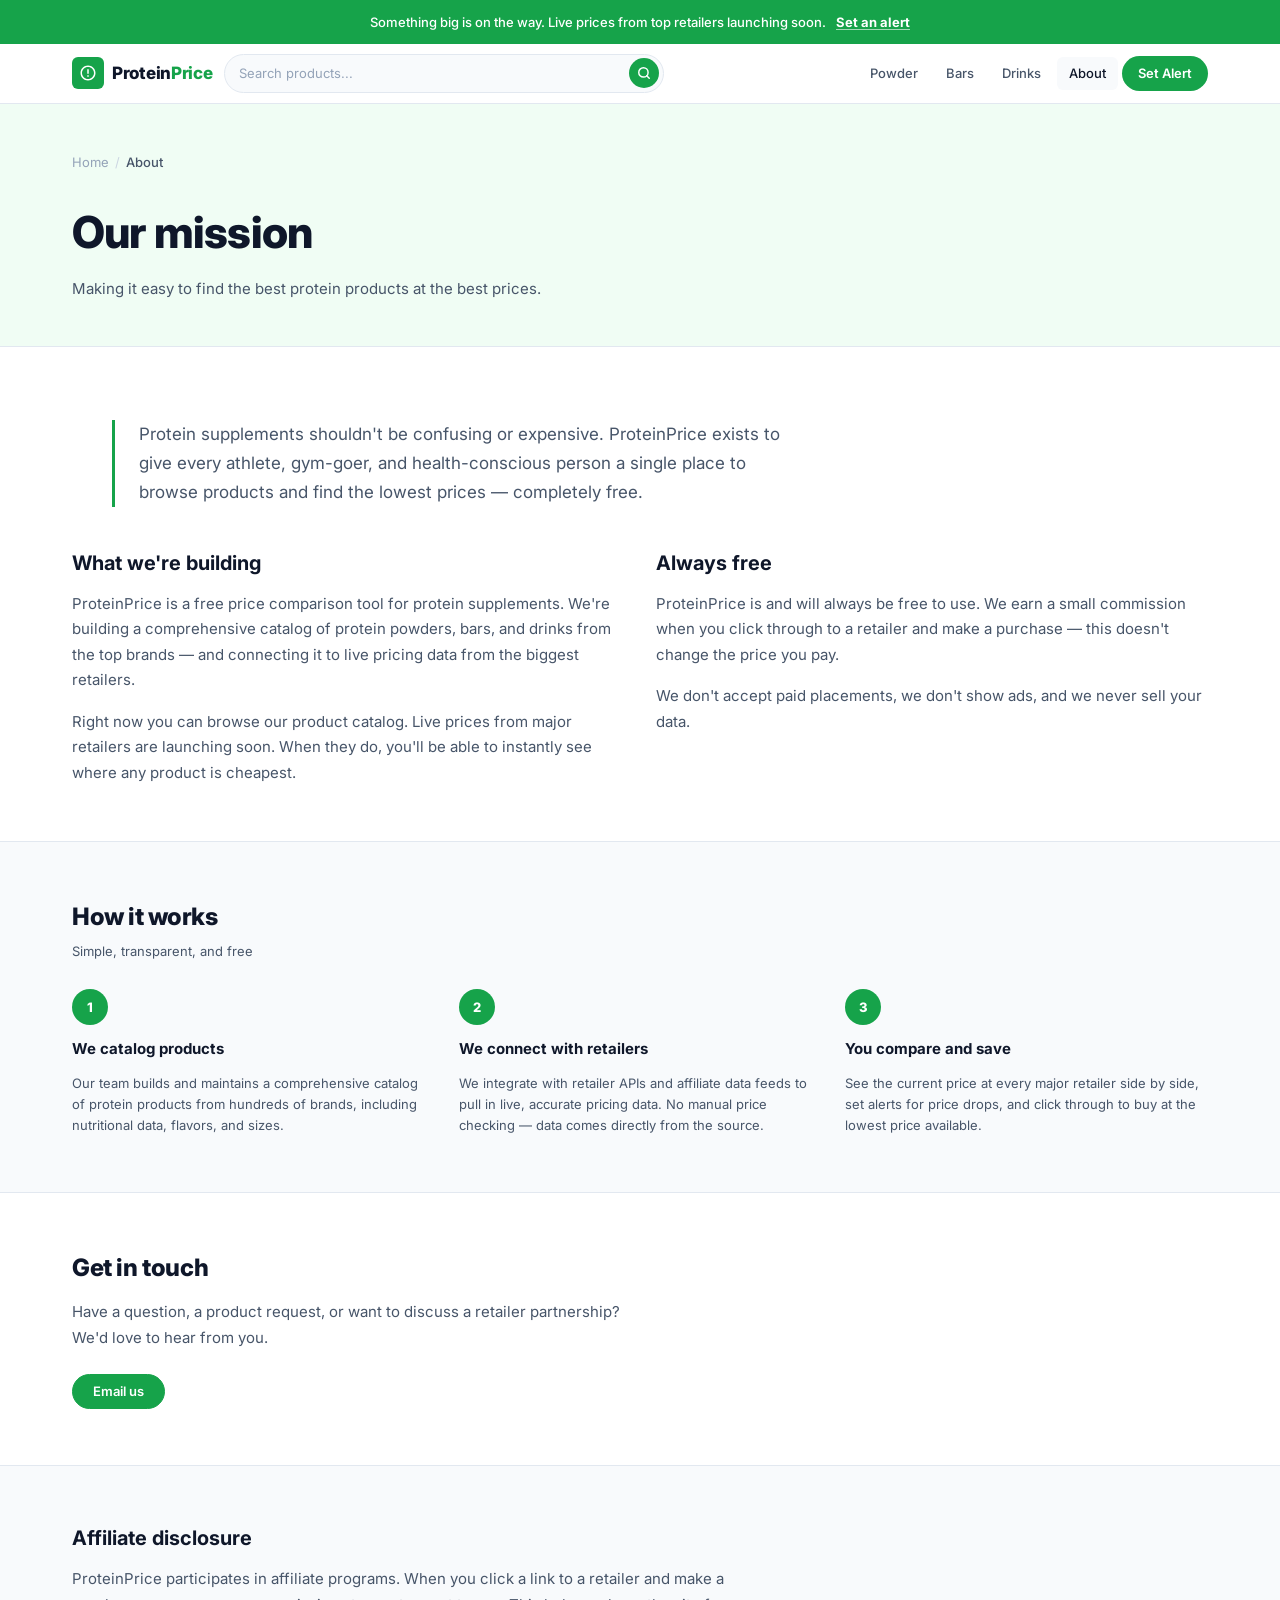
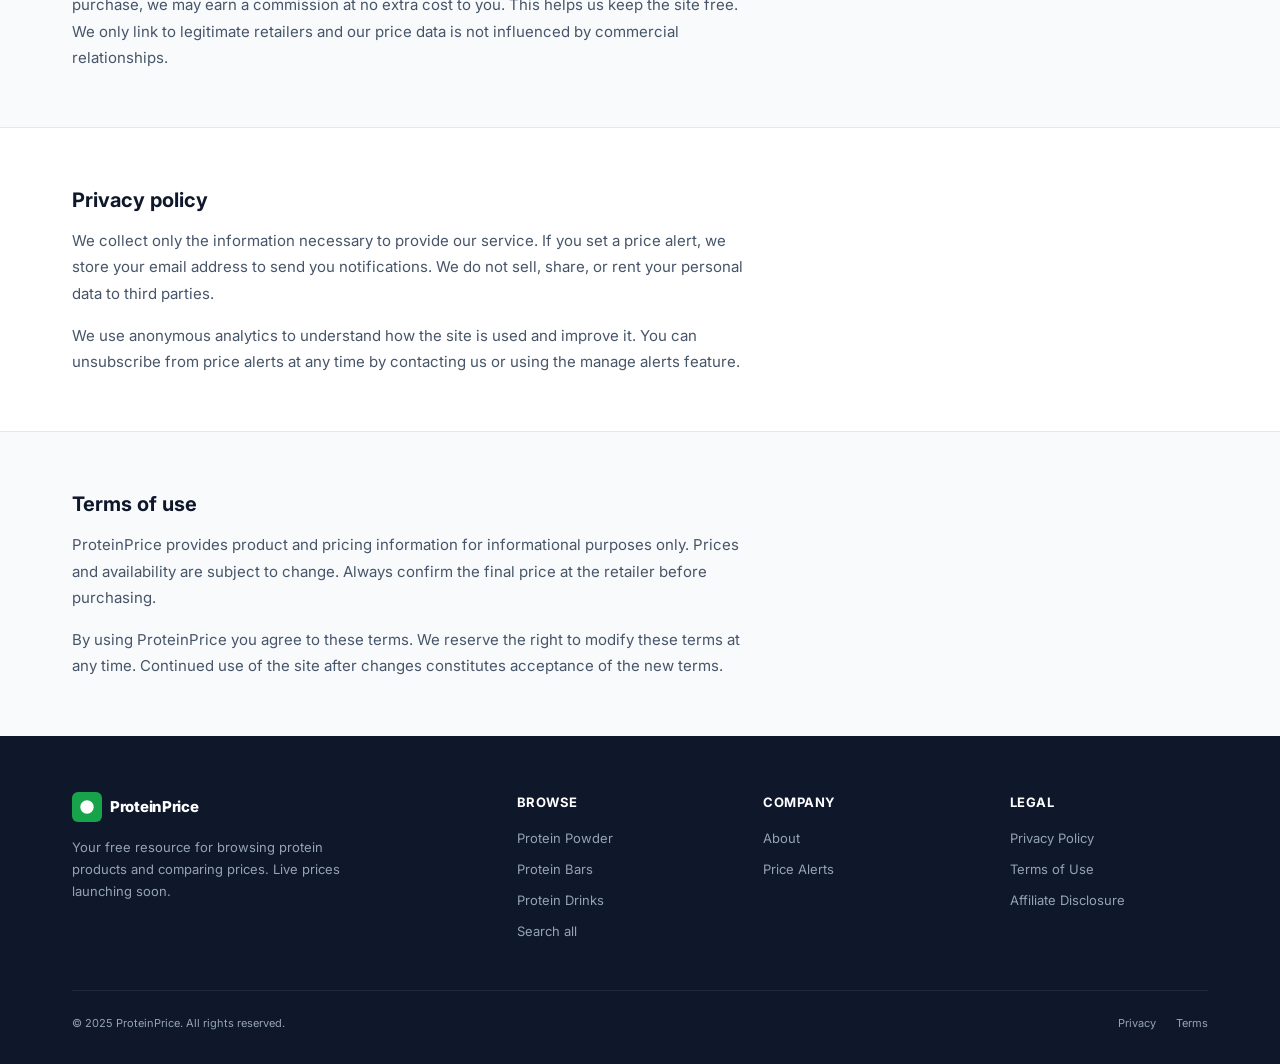
<file: about/index.html>
<!DOCTYPE html>
<html lang="en">
<head>
  <meta charset="UTF-8">
  <meta name="viewport" content="width=device-width, initial-scale=1.0">
  <title>About ProteinPrice — Our Mission</title>
  <meta name="description" content="ProteinPrice is a free tool for browsing protein products and comparing prices from the biggest retailers. Learn about our mission and how we work.">
  <link rel="canonical" href="https://proteinprice.com/about/">
  <meta property="og:title" content="About ProteinPrice — Our Mission">
  <meta property="og:description" content="ProteinPrice is a free tool for browsing protein products and comparing prices. Learn about our mission.">
  <meta property="og:url" content="https://proteinprice.com/about/">
  <meta property="og:type" content="website">
  <meta property="og:site_name" content="ProteinPrice">
  <meta name="theme-color" content="#16A34A">
  <link rel="stylesheet" href="../css/style.css">
</head>
<body class="ps-body ps-has-tabbar">

  <a class="ps-skip-link" href="#main-content">Skip to main content</a>

  <!-- Announcement Bar -->
  <div class="ps-announce" role="banner">
    <div class="ps-announce__inner">
      <span>Something big is on the way. Live prices from top retailers launching soon.</span>
      <a href="/alerts/">Set an alert</a>
    </div>
  </div>

  <!-- Header -->
  <header class="ps-header" role="banner">
    <div class="ps-header__inner">
      <a href="/" class="ps-logo" aria-label="ProteinPrice home">
        <div class="ps-logo__mark" aria-hidden="true">
          <svg viewBox="0 0 24 24" aria-hidden="true"><path d="M12 2C6.48 2 2 6.48 2 12s4.48 10 10 10 10-4.48 10-10S17.52 2 12 2zm0 18c-4.41 0-8-3.59-8-8s3.59-8 8-8 8 3.59 8 8-3.59 8-8 8zm-1-13h2v6h-2zm0 8h2v2h-2z"/></svg>
        </div>
        <span class="ps-logo__text">Protein<span>Price</span></span>
      </a>
      <div class="ps-header__search">
        <form class="ps-header__search-form" data-ps-search-form role="search" aria-label="Search products">
          <input type="search" class="ps-header__search-input" placeholder="Search products..." aria-label="Search products">
          <button type="submit" class="ps-header__search-btn" aria-label="Search">
            <svg viewBox="0 0 24 24" aria-hidden="true"><circle cx="11" cy="11" r="8"/><line x1="21" y1="21" x2="16.65" y2="16.65"/></svg>
          </button>
        </form>
      </div>
      <nav class="ps-header__nav" aria-label="Main navigation">
        <a href="/protein-powder/" data-ps-nav-link>Powder</a>
        <a href="/protein-bars/" data-ps-nav-link>Bars</a>
        <a href="/protein-drinks/" data-ps-nav-link>Drinks</a>
        <a href="/about/" data-ps-nav-link class="ps-active">About</a>
        <a href="/alerts/" class="ps-header__nav-cta" data-ps-nav-link>Set Alert</a>
      </nav>
      <div class="ps-header__mobile-actions">
        <a href="/search/" class="ps-icon-btn" aria-label="Search">
          <svg viewBox="0 0 24 24" aria-hidden="true"><circle cx="11" cy="11" r="8"/><line x1="21" y1="21" x2="16.65" y2="16.65"/></svg>
        </a>
        <a href="/alerts/" class="ps-icon-btn" aria-label="Set a price alert">
          <svg viewBox="0 0 24 24" aria-hidden="true"><path d="M18 8A6 6 0 006 8c0 7-3 9-3 9h18s-3-2-3-9"/><path d="M13.73 21a2 2 0 01-3.46 0"/></svg>
        </a>
      </div>
    </div>
  </header>

  <main id="main-content">

    <!-- Page Hero -->
    <section class="ps-page-hero" aria-labelledby="page-heading">
      <div class="ps-container">
        <nav class="ps-breadcrumb" aria-label="Breadcrumb">
          <a href="/">Home</a>
          <span class="ps-breadcrumb__sep" aria-hidden="true">/</span>
          <span class="ps-breadcrumb__current" aria-current="page">About</span>
        </nav>
        <h1 id="page-heading">Our mission</h1>
        <p>Making it easy to find the best protein products at the best prices.</p>
      </div>
    </section>

    <!-- Mission -->
    <section class="ps-section" aria-labelledby="mission-heading">
      <div class="ps-container">
        <h2 class="ps-sr-only" id="mission-heading">About ProteinPrice</h2>
        <blockquote class="ps-about-mission">
          Protein supplements shouldn't be confusing or expensive. ProteinPrice exists to give every athlete, gym-goer, and health-conscious person a single place to browse products and find the lowest prices — completely free.
        </blockquote>

        <div class="ps-about-grid">
          <div>
            <h3 style="font-size:var(--ps-fs-xl);font-weight:700;margin-bottom:12px;color:var(--ps-ink)">What we're building</h3>
            <p style="font-size:var(--ps-fs-md);color:var(--ps-ink-soft);line-height:1.7;margin-bottom:16px">
              ProteinPrice is a free price comparison tool for protein supplements. We're building a comprehensive catalog of protein powders, bars, and drinks from the top brands — and connecting it to live pricing data from the biggest retailers.
            </p>
            <p style="font-size:var(--ps-fs-md);color:var(--ps-ink-soft);line-height:1.7">
              Right now you can browse our product catalog. Live prices from major retailers are launching soon. When they do, you'll be able to instantly see where any product is cheapest.
            </p>
          </div>
          <div>
            <h3 style="font-size:var(--ps-fs-xl);font-weight:700;margin-bottom:12px;color:var(--ps-ink)">Always free</h3>
            <p style="font-size:var(--ps-fs-md);color:var(--ps-ink-soft);line-height:1.7;margin-bottom:16px">
              ProteinPrice is and will always be free to use. We earn a small commission when you click through to a retailer and make a purchase — this doesn't change the price you pay.
            </p>
            <p style="font-size:var(--ps-fs-md);color:var(--ps-ink-soft);line-height:1.7">
              We don't accept paid placements, we don't show ads, and we never sell your data.
            </p>
          </div>
        </div>
      </div>
    </section>

    <!-- How it works -->
    <section class="ps-section ps-section--alt ps-section--border-top" aria-labelledby="how-heading">
      <div class="ps-container">
        <div class="ps-section-head">
          <div class="ps-section-head__titles">
            <h2 id="how-heading">How it works</h2>
            <p>Simple, transparent, and free</p>
          </div>
        </div>
        <div class="ps-steps">
          <div class="ps-step">
            <div class="ps-step__num" aria-hidden="true">1</div>
            <h3>We catalog products</h3>
            <p>Our team builds and maintains a comprehensive catalog of protein products from hundreds of brands, including nutritional data, flavors, and sizes.</p>
          </div>
          <div class="ps-step">
            <div class="ps-step__num" aria-hidden="true">2</div>
            <h3>We connect with retailers</h3>
            <p>We integrate with retailer APIs and affiliate data feeds to pull in live, accurate pricing data. No manual price checking — data comes directly from the source.</p>
          </div>
          <div class="ps-step">
            <div class="ps-step__num" aria-hidden="true">3</div>
            <h3>You compare and save</h3>
            <p>See the current price at every major retailer side by side, set alerts for price drops, and click through to buy at the lowest price available.</p>
          </div>
        </div>
      </div>
    </section>

    <!-- Contact -->
    <section class="ps-section ps-section--border-top" aria-labelledby="contact-heading">
      <div class="ps-container">
        <div style="max-width:560px">
          <h2 id="contact-heading" style="font-size:var(--ps-fs-2xl);font-weight:800;margin-bottom:12px;letter-spacing:-0.4px">Get in touch</h2>
          <p style="font-size:var(--ps-fs-md);color:var(--ps-ink-soft);line-height:1.7;margin-bottom:24px">
            Have a question, a product request, or want to discuss a retailer partnership? We'd love to hear from you.
          </p>
          <a href="mailto:hello@proteinprice.com" class="ps-btn ps-btn--primary">Email us</a>
        </div>
      </div>
    </section>

    <!-- Legal sections -->
    <section class="ps-section ps-section--alt ps-section--border-top" id="affiliate" aria-labelledby="affiliate-heading">
      <div class="ps-container">
        <div style="max-width:680px">
          <h2 id="affiliate-heading" style="font-size:var(--ps-fs-xl);font-weight:700;margin-bottom:12px">Affiliate disclosure</h2>
          <p style="font-size:var(--ps-fs-md);color:var(--ps-ink-soft);line-height:1.75">
            ProteinPrice participates in affiliate programs. When you click a link to a retailer and make a purchase, we may earn a commission at no extra cost to you. This helps us keep the site free. We only link to legitimate retailers and our price data is not influenced by commercial relationships.
          </p>
        </div>
      </div>
    </section>

    <section class="ps-section ps-section--border-top" id="privacy" aria-labelledby="privacy-heading">
      <div class="ps-container">
        <div style="max-width:680px">
          <h2 id="privacy-heading" style="font-size:var(--ps-fs-xl);font-weight:700;margin-bottom:12px">Privacy policy</h2>
          <p style="font-size:var(--ps-fs-md);color:var(--ps-ink-soft);line-height:1.75;margin-bottom:16px">
            We collect only the information necessary to provide our service. If you set a price alert, we store your email address to send you notifications. We do not sell, share, or rent your personal data to third parties.
          </p>
          <p style="font-size:var(--ps-fs-md);color:var(--ps-ink-soft);line-height:1.75">
            We use anonymous analytics to understand how the site is used and improve it. You can unsubscribe from price alerts at any time by contacting us or using the manage alerts feature.
          </p>
        </div>
      </div>
    </section>

    <section class="ps-section ps-section--alt ps-section--border-top" id="terms" aria-labelledby="terms-heading">
      <div class="ps-container">
        <div style="max-width:680px">
          <h2 id="terms-heading" style="font-size:var(--ps-fs-xl);font-weight:700;margin-bottom:12px">Terms of use</h2>
          <p style="font-size:var(--ps-fs-md);color:var(--ps-ink-soft);line-height:1.75;margin-bottom:16px">
            ProteinPrice provides product and pricing information for informational purposes only. Prices and availability are subject to change. Always confirm the final price at the retailer before purchasing.
          </p>
          <p style="font-size:var(--ps-fs-md);color:var(--ps-ink-soft);line-height:1.75">
            By using ProteinPrice you agree to these terms. We reserve the right to modify these terms at any time. Continued use of the site after changes constitutes acceptance of the new terms.
          </p>
        </div>
      </div>
    </section>

  </main>

  <!-- Footer -->
  <footer class="ps-footer" role="contentinfo">
    <div class="ps-container">
      <div class="ps-footer__grid">
        <div class="ps-footer__brand">
          <a href="/" class="ps-footer__logo" aria-label="ProteinPrice home">
            <div class="ps-footer__logo-mark" aria-hidden="true">
              <svg viewBox="0 0 24 24" aria-hidden="true"><path d="M12 2C6.48 2 2 6.48 2 12s4.48 10 10 10 10-4.48 10-10S17.52 2 12 2z" fill="#fff"/></svg>
            </div>
            <span class="ps-footer__logo-text">ProteinPrice</span>
          </a>
          <p class="ps-footer__blurb">Your free resource for browsing protein products and comparing prices. Live prices launching soon.</p>
        </div>
        <div class="ps-footer__col">
          <h4>Browse</h4>
          <nav class="ps-footer__links">
            <a href="/protein-powder/">Protein Powder</a>
            <a href="/protein-bars/">Protein Bars</a>
            <a href="/protein-drinks/">Protein Drinks</a>
            <a href="/search/">Search all</a>
          </nav>
        </div>
        <div class="ps-footer__col">
          <h4>Company</h4>
          <nav class="ps-footer__links">
            <a href="/about/">About</a>
            <a href="/alerts/">Price Alerts</a>
          </nav>
        </div>
        <div class="ps-footer__col">
          <h4>Legal</h4>
          <nav class="ps-footer__links">
            <a href="/about/#privacy">Privacy Policy</a>
            <a href="/about/#terms">Terms of Use</a>
            <a href="/about/#affiliate">Affiliate Disclosure</a>
          </nav>
        </div>
      </div>
      <div class="ps-footer__bottom">
        <p class="ps-footer__copyright">&copy; 2025 ProteinPrice. All rights reserved.</p>
        <div class="ps-footer__legal">
          <a href="/about/#privacy">Privacy</a>
          <a href="/about/#terms">Terms</a>
        </div>
      </div>
    </div>
  </footer>

  <!-- Mobile Tab Bar -->
  <nav class="ps-tabbar" aria-label="Main navigation">
    <a href="/" class="ps-tabbar__item" data-ps-tab aria-label="Home">
      <svg viewBox="0 0 24 24" aria-hidden="true"><path d="M3 9l9-7 9 7v11a2 2 0 01-2 2H5a2 2 0 01-2-2z"/><polyline points="9 22 9 12 15 12 15 22"/></svg>
      <span>Home</span>
    </a>
    <a href="/protein-powder/" class="ps-tabbar__item" data-ps-tab aria-label="Browse">
      <svg viewBox="0 0 24 24" aria-hidden="true"><rect x="3" y="3" width="7" height="7" rx="1"/><rect x="14" y="3" width="7" height="7" rx="1"/><rect x="3" y="14" width="7" height="7" rx="1"/><rect x="14" y="14" width="7" height="7" rx="1"/></svg>
      <span>Browse</span>
    </a>
    <a href="/search/" class="ps-tabbar__item" data-ps-tab aria-label="Search">
      <svg viewBox="0 0 24 24" aria-hidden="true"><circle cx="11" cy="11" r="8"/><line x1="21" y1="21" x2="16.65" y2="16.65"/></svg>
      <span>Search</span>
    </a>
    <a href="/alerts/" class="ps-tabbar__item" data-ps-tab aria-label="Price alerts">
      <svg viewBox="0 0 24 24" aria-hidden="true"><path d="M18 8A6 6 0 006 8c0 7-3 9-3 9h18s-3-2-3-9"/><path d="M13.73 21a2 2 0 01-3.46 0"/></svg>
      <span>Alerts</span>
    </a>
    <a href="/about/" class="ps-tabbar__item ps-active" data-ps-tab aria-label="About" aria-current="page">
      <svg viewBox="0 0 24 24" aria-hidden="true"><circle cx="12" cy="12" r="10"/><line x1="12" y1="8" x2="12" y2="12"/><line x1="12" y1="16" x2="12.01" y2="16"/></svg>
      <span>About</span>
    </a>
  </nav>

  <script type="module" src="../js/app.js"></script>
</body>
</html>
</file>
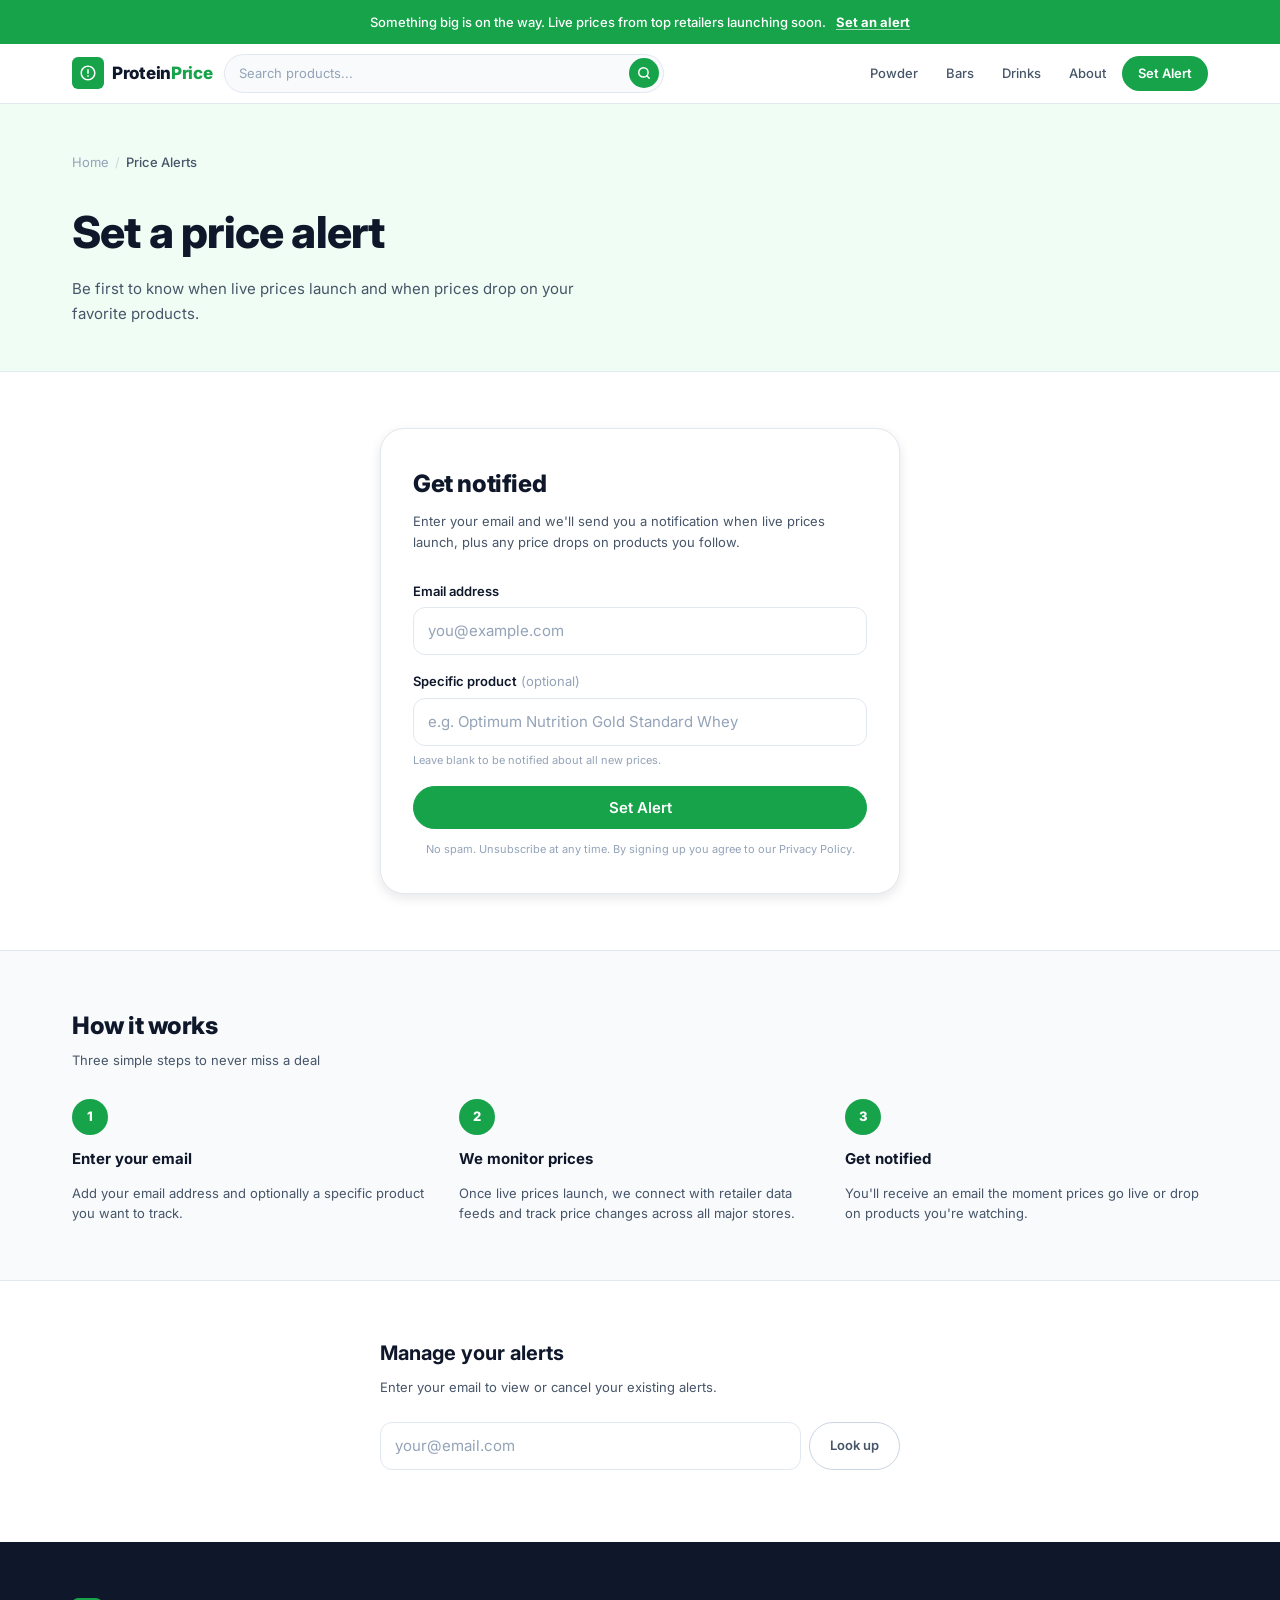
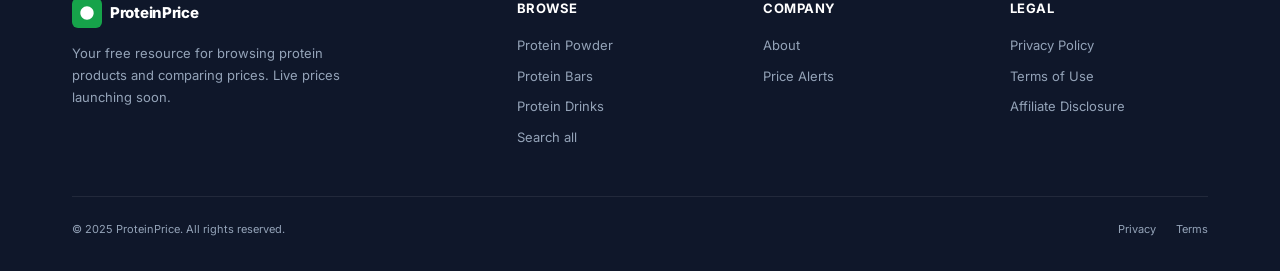
<file: alerts/index.html>
<!DOCTYPE html>
<html lang="en">
<head>
  <meta charset="UTF-8">
  <meta name="viewport" content="width=device-width, initial-scale=1.0">
  <title>Set a Price Alert | ProteinPrice</title>
  <meta name="description" content="Get notified when live protein prices launch and when prices drop on your favorite products. Free price alerts from ProteinPrice.">
  <link rel="canonical" href="https://proteinprice.com/alerts/">
  <meta property="og:title" content="Set a Price Alert | ProteinPrice">
  <meta property="og:description" content="Get notified when live protein prices launch. Set a free price alert from ProteinPrice.">
  <meta property="og:url" content="https://proteinprice.com/alerts/">
  <meta property="og:type" content="website">
  <meta property="og:site_name" content="ProteinPrice">
  <meta name="theme-color" content="#16A34A">
  <link rel="stylesheet" href="../css/style.css">
</head>
<body class="ps-body ps-has-tabbar">

  <a class="ps-skip-link" href="#main-content">Skip to main content</a>

  <!-- Announcement Bar -->
  <div class="ps-announce" role="banner">
    <div class="ps-announce__inner">
      <span>Something big is on the way. Live prices from top retailers launching soon.</span>
      <a href="/alerts/">Set an alert</a>
    </div>
  </div>

  <!-- Header -->
  <header class="ps-header" role="banner">
    <div class="ps-header__inner">
      <a href="/" class="ps-logo" aria-label="ProteinPrice home">
        <div class="ps-logo__mark" aria-hidden="true">
          <svg viewBox="0 0 24 24" aria-hidden="true"><path d="M12 2C6.48 2 2 6.48 2 12s4.48 10 10 10 10-4.48 10-10S17.52 2 12 2zm0 18c-4.41 0-8-3.59-8-8s3.59-8 8-8 8 3.59 8 8-3.59 8-8 8zm-1-13h2v6h-2zm0 8h2v2h-2z"/></svg>
        </div>
        <span class="ps-logo__text">Protein<span>Price</span></span>
      </a>
      <div class="ps-header__search">
        <form class="ps-header__search-form" data-ps-search-form role="search" aria-label="Search products">
          <input type="search" class="ps-header__search-input" placeholder="Search products..." aria-label="Search products">
          <button type="submit" class="ps-header__search-btn" aria-label="Search">
            <svg viewBox="0 0 24 24" aria-hidden="true"><circle cx="11" cy="11" r="8"/><line x1="21" y1="21" x2="16.65" y2="16.65"/></svg>
          </button>
        </form>
      </div>
      <nav class="ps-header__nav" aria-label="Main navigation">
        <a href="/protein-powder/" data-ps-nav-link>Powder</a>
        <a href="/protein-bars/" data-ps-nav-link>Bars</a>
        <a href="/protein-drinks/" data-ps-nav-link>Drinks</a>
        <a href="/about/" data-ps-nav-link>About</a>
        <a href="/alerts/" class="ps-header__nav-cta ps-active" data-ps-nav-link aria-current="page">Set Alert</a>
      </nav>
      <div class="ps-header__mobile-actions">
        <a href="/search/" class="ps-icon-btn" aria-label="Search">
          <svg viewBox="0 0 24 24" aria-hidden="true"><circle cx="11" cy="11" r="8"/><line x1="21" y1="21" x2="16.65" y2="16.65"/></svg>
        </a>
        <a href="/alerts/" class="ps-icon-btn" aria-label="Set a price alert" aria-current="page">
          <svg viewBox="0 0 24 24" aria-hidden="true"><path d="M18 8A6 6 0 006 8c0 7-3 9-3 9h18s-3-2-3-9"/><path d="M13.73 21a2 2 0 01-3.46 0"/></svg>
        </a>
      </div>
    </div>
  </header>

  <main id="main-content">

    <!-- Page Hero -->
    <section class="ps-page-hero" aria-labelledby="page-heading">
      <div class="ps-container">
        <nav class="ps-breadcrumb" aria-label="Breadcrumb">
          <a href="/">Home</a>
          <span class="ps-breadcrumb__sep" aria-hidden="true">/</span>
          <span class="ps-breadcrumb__current" aria-current="page">Price Alerts</span>
        </nav>
        <h1 id="page-heading">Set a price alert</h1>
        <p>Be first to know when live prices launch and when prices drop on your favorite products.</p>
      </div>
    </section>

    <section class="ps-section" aria-labelledby="alert-form-heading">
      <div class="ps-container">
        <div style="display:grid;grid-template-columns:1fr;gap:48px;align-items:start;">

          <!-- Alert form -->
          <div class="ps-alert-form-wrap">
            <div class="ps-alert-card">
              <h2 id="alert-form-heading">Get notified</h2>
              <p class="ps-alert-card__lede">
                Enter your email and we'll send you a notification when live prices launch, plus any price drops on products you follow.
              </p>

              <form id="ps-alert-form" novalidate aria-label="Price alert sign-up form">
                <div class="ps-form-group">
                  <label class="ps-label" for="alert-email">Email address</label>
                  <input
                    type="email"
                    id="alert-email"
                    name="email"
                    class="ps-input"
                    placeholder="you@example.com"
                    autocomplete="email"
                    required
                    aria-required="true"
                  >
                </div>

                <div class="ps-form-group">
                  <label class="ps-label ps-label--optional" for="alert-product">Specific product</label>
                  <input
                    type="text"
                    id="alert-product"
                    name="product"
                    class="ps-input"
                    placeholder="e.g. Optimum Nutrition Gold Standard Whey"
                    autocomplete="off"
                  >
                  <span class="ps-form-hint">Leave blank to be notified about all new prices.</span>
                </div>

                <button
                  type="submit"
                  class="ps-btn ps-btn--primary ps-btn--full ps-btn--lg"
                  data-ps-submit
                >
                  Set Alert
                </button>

                <p style="font-size:var(--ps-fs-xs);color:var(--ps-ink-mute);margin-top:12px;text-align:center;line-height:1.5">
                  No spam. Unsubscribe at any time. By signing up you agree to our
                  <a href="/about/#privacy">Privacy Policy</a>.
                </p>
              </form>
            </div>
          </div>

        </div>
      </div>
    </section>

    <!-- How it works -->
    <section class="ps-section ps-section--alt ps-section--border-top" aria-labelledby="how-heading">
      <div class="ps-container">
        <div class="ps-section-head">
          <div class="ps-section-head__titles">
            <h2 id="how-heading">How it works</h2>
            <p>Three simple steps to never miss a deal</p>
          </div>
        </div>
        <div class="ps-steps">
          <div class="ps-step">
            <div class="ps-step__num" aria-hidden="true">1</div>
            <h3>Enter your email</h3>
            <p>Add your email address and optionally a specific product you want to track.</p>
          </div>
          <div class="ps-step">
            <div class="ps-step__num" aria-hidden="true">2</div>
            <h3>We monitor prices</h3>
            <p>Once live prices launch, we connect with retailer data feeds and track price changes across all major stores.</p>
          </div>
          <div class="ps-step">
            <div class="ps-step__num" aria-hidden="true">3</div>
            <h3>Get notified</h3>
            <p>You'll receive an email the moment prices go live or drop on products you're watching.</p>
          </div>
        </div>
      </div>
    </section>

    <!-- Lookup existing alerts -->
    <section class="ps-section ps-section--border-top" aria-labelledby="lookup-heading">
      <div class="ps-container">
        <div style="max-width:520px;margin:0 auto">
          <h2 id="lookup-heading" style="font-size:var(--ps-fs-xl);font-weight:700;margin-bottom:8px">Manage your alerts</h2>
          <p style="font-size:var(--ps-fs-sm);color:var(--ps-ink-soft);margin-bottom:24px;line-height:1.6">Enter your email to view or cancel your existing alerts.</p>
          <form id="ps-alert-lookup-form" novalidate aria-label="Alert lookup form" style="display:flex;gap:8px;flex-wrap:wrap">
            <input
              type="email"
              id="lookup-email"
              name="lookup-email"
              class="ps-input"
              placeholder="your@email.com"
              style="flex:1;min-width:200px"
              autocomplete="email"
              required
              aria-required="true"
            >
            <button type="submit" class="ps-btn ps-btn--ghost">Look up</button>
          </form>
          <div id="ps-alert-results" aria-live="polite" style="margin-top:16px"></div>
        </div>
      </div>
    </section>

  </main>

  <!-- Footer -->
  <footer class="ps-footer" role="contentinfo">
    <div class="ps-container">
      <div class="ps-footer__grid">
        <div class="ps-footer__brand">
          <a href="/" class="ps-footer__logo" aria-label="ProteinPrice home">
            <div class="ps-footer__logo-mark" aria-hidden="true">
              <svg viewBox="0 0 24 24" aria-hidden="true"><path d="M12 2C6.48 2 2 6.48 2 12s4.48 10 10 10 10-4.48 10-10S17.52 2 12 2z" fill="#fff"/></svg>
            </div>
            <span class="ps-footer__logo-text">ProteinPrice</span>
          </a>
          <p class="ps-footer__blurb">Your free resource for browsing protein products and comparing prices. Live prices launching soon.</p>
        </div>
        <div class="ps-footer__col">
          <h4>Browse</h4>
          <nav class="ps-footer__links">
            <a href="/protein-powder/">Protein Powder</a>
            <a href="/protein-bars/">Protein Bars</a>
            <a href="/protein-drinks/">Protein Drinks</a>
            <a href="/search/">Search all</a>
          </nav>
        </div>
        <div class="ps-footer__col">
          <h4>Company</h4>
          <nav class="ps-footer__links">
            <a href="/about/">About</a>
            <a href="/alerts/">Price Alerts</a>
          </nav>
        </div>
        <div class="ps-footer__col">
          <h4>Legal</h4>
          <nav class="ps-footer__links">
            <a href="/about/#privacy">Privacy Policy</a>
            <a href="/about/#terms">Terms of Use</a>
            <a href="/about/#affiliate">Affiliate Disclosure</a>
          </nav>
        </div>
      </div>
      <div class="ps-footer__bottom">
        <p class="ps-footer__copyright">&copy; 2025 ProteinPrice. All rights reserved.</p>
        <div class="ps-footer__legal">
          <a href="/about/#privacy">Privacy</a>
          <a href="/about/#terms">Terms</a>
        </div>
      </div>
    </div>
  </footer>

  <!-- Mobile Tab Bar -->
  <nav class="ps-tabbar" aria-label="Main navigation">
    <a href="/" class="ps-tabbar__item" data-ps-tab aria-label="Home">
      <svg viewBox="0 0 24 24" aria-hidden="true"><path d="M3 9l9-7 9 7v11a2 2 0 01-2 2H5a2 2 0 01-2-2z"/><polyline points="9 22 9 12 15 12 15 22"/></svg>
      <span>Home</span>
    </a>
    <a href="/protein-powder/" class="ps-tabbar__item" data-ps-tab aria-label="Browse">
      <svg viewBox="0 0 24 24" aria-hidden="true"><rect x="3" y="3" width="7" height="7" rx="1"/><rect x="14" y="3" width="7" height="7" rx="1"/><rect x="3" y="14" width="7" height="7" rx="1"/><rect x="14" y="14" width="7" height="7" rx="1"/></svg>
      <span>Browse</span>
    </a>
    <a href="/search/" class="ps-tabbar__item" data-ps-tab aria-label="Search">
      <svg viewBox="0 0 24 24" aria-hidden="true"><circle cx="11" cy="11" r="8"/><line x1="21" y1="21" x2="16.65" y2="16.65"/></svg>
      <span>Search</span>
    </a>
    <a href="/alerts/" class="ps-tabbar__item ps-active" data-ps-tab aria-label="Price alerts" aria-current="page">
      <svg viewBox="0 0 24 24" aria-hidden="true"><path d="M18 8A6 6 0 006 8c0 7-3 9-3 9h18s-3-2-3-9"/><path d="M13.73 21a2 2 0 01-3.46 0"/></svg>
      <span>Alerts</span>
    </a>
    <a href="/about/" class="ps-tabbar__item" data-ps-tab aria-label="About">
      <svg viewBox="0 0 24 24" aria-hidden="true"><circle cx="12" cy="12" r="10"/><line x1="12" y1="8" x2="12" y2="12"/><line x1="12" y1="16" x2="12.01" y2="16"/></svg>
      <span>About</span>
    </a>
  </nav>

  <script type="module" src="../js/app.js"></script>
  <script type="module" src="../js/alerts.js"></script>
</body>
</html>
</file>
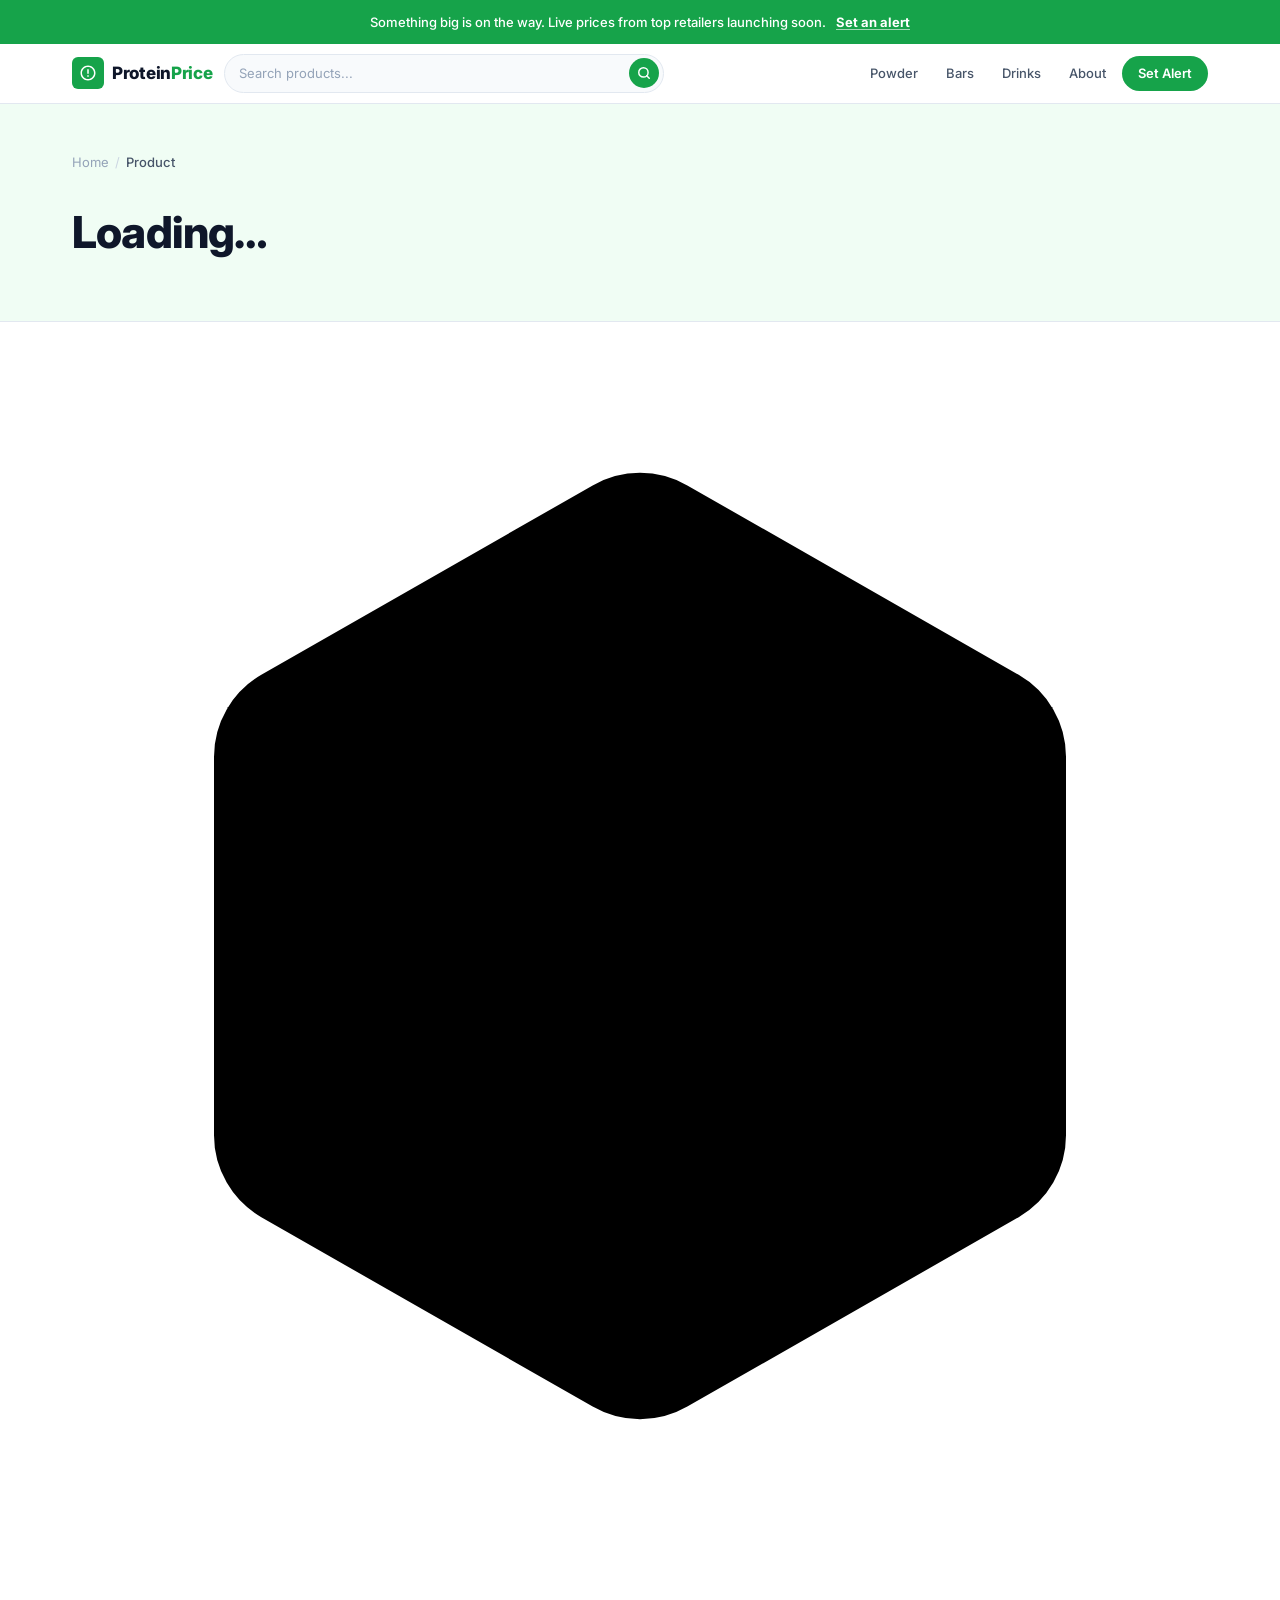
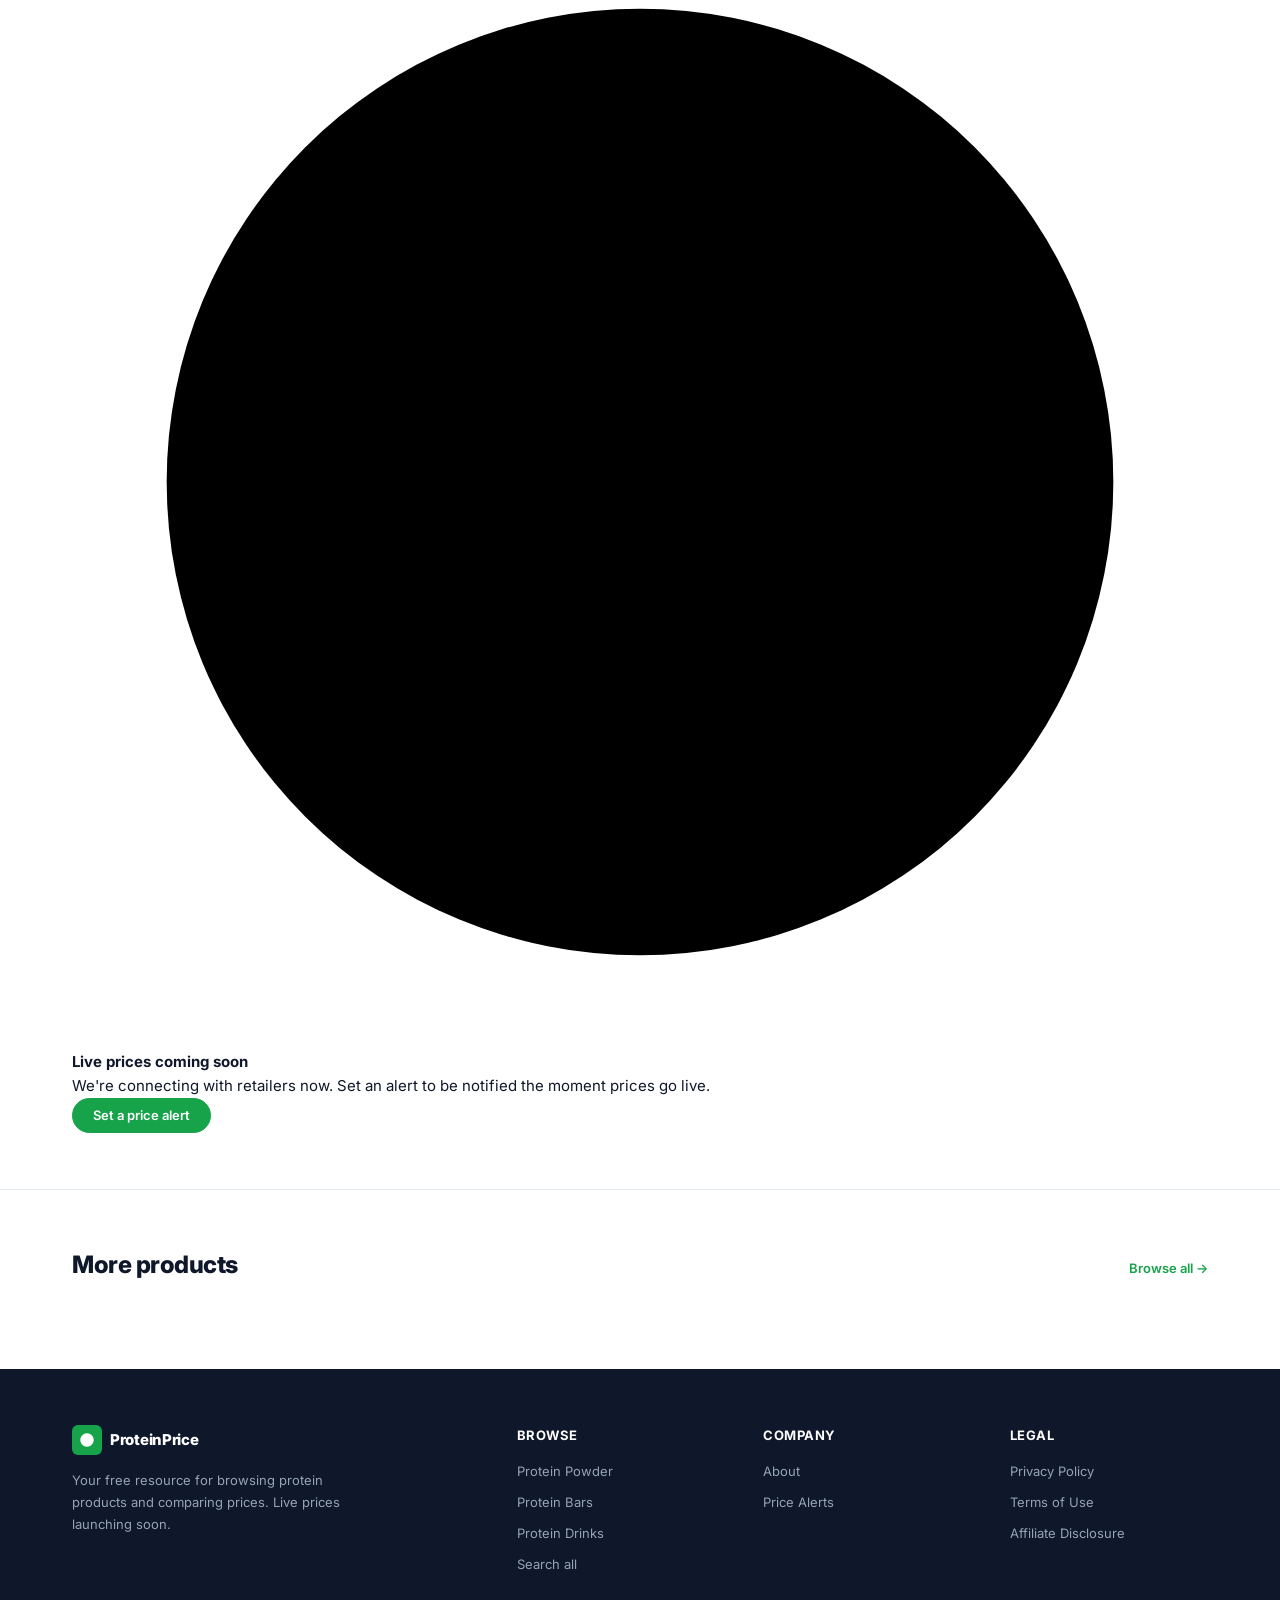
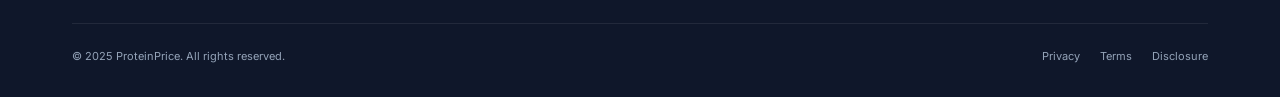
<file: products/index.html>
<!DOCTYPE html>
<html lang="en">
<head>
  <meta charset="UTF-8">
  <meta name="viewport" content="width=device-width, initial-scale=1.0">
  <title>Product | ProteinPrice</title>
  <meta name="description" content="Browse protein product details and compare prices across retailers. Live prices launching soon.">
  <link rel="canonical" href="https://proteinprice.com/products/">
  <meta property="og:title" content="Product | ProteinPrice">
  <meta property="og:site_name" content="ProteinPrice">
  <meta property="og:type" content="website">
  <meta name="theme-color" content="#16A34A">
  <link rel="stylesheet" href="/css/style.css">
</head>
<body class="ps-body ps-has-tabbar">

  <a class="ps-skip-link" href="#main-content">Skip to main content</a>

  <!-- Announcement Bar -->
  <div class="ps-announce" role="banner">
    <div class="ps-announce__inner">
      <span>Something big is on the way. Live prices from top retailers launching soon.</span>
      <a href="/alerts/">Set an alert</a>
    </div>
  </div>

  <!-- Header -->
  <header class="ps-header" role="banner">
    <div class="ps-header__inner">
      <a href="/" class="ps-logo" aria-label="ProteinPrice home">
        <div class="ps-logo__mark" aria-hidden="true">
          <svg viewBox="0 0 24 24" aria-hidden="true"><path d="M12 2C6.48 2 2 6.48 2 12s4.48 10 10 10 10-4.48 10-10S17.52 2 12 2zm0 18c-4.41 0-8-3.59-8-8s3.59-8 8-8 8 3.59 8 8-3.59 8-8 8zm-1-13h2v6h-2zm0 8h2v2h-2z"/></svg>
        </div>
        <span class="ps-logo__text">Protein<span>Price</span></span>
      </a>
      <div class="ps-header__search">
        <form class="ps-header__search-form" data-ps-search-form role="search" aria-label="Search products">
          <input type="search" class="ps-header__search-input" placeholder="Search products..." aria-label="Search products">
          <button type="submit" class="ps-header__search-btn" aria-label="Search">
            <svg viewBox="0 0 24 24" aria-hidden="true"><circle cx="11" cy="11" r="8"/><line x1="21" y1="21" x2="16.65" y2="16.65"/></svg>
          </button>
        </form>
      </div>
      <nav class="ps-header__nav" aria-label="Main navigation">
        <a href="/protein-powder/" data-ps-nav-link>Powder</a>
        <a href="/protein-bars/" data-ps-nav-link>Bars</a>
        <a href="/protein-drinks/" data-ps-nav-link>Drinks</a>
        <a href="/about/" data-ps-nav-link>About</a>
        <a href="/alerts/" class="ps-header__nav-cta" data-ps-nav-link>Set Alert</a>
      </nav>
      <div class="ps-header__mobile-actions">
        <a href="/search/" class="ps-icon-btn" aria-label="Search">
          <svg viewBox="0 0 24 24" aria-hidden="true"><circle cx="11" cy="11" r="8"/><line x1="21" y1="21" x2="16.65" y2="16.65"/></svg>
        </a>
        <a href="/alerts/" class="ps-icon-btn" aria-label="Set a price alert">
          <svg viewBox="0 0 24 24" aria-hidden="true"><path d="M18 8A6 6 0 006 8c0 7-3 9-3 9h18s-3-2-3-9"/><path d="M13.73 21a2 2 0 01-3.46 0"/></svg>
        </a>
      </div>
    </div>
  </header>

  <main id="main-content">

    <!-- Breadcrumb + product heading — populated by JS -->
    <section class="ps-page-hero" id="ps-product-hero" aria-labelledby="product-heading">
      <div class="ps-container">
        <nav class="ps-breadcrumb" id="ps-product-breadcrumb" aria-label="Breadcrumb">
          <a href="/">Home</a>
          <span class="ps-breadcrumb__sep" aria-hidden="true">/</span>
          <span class="ps-breadcrumb__current" aria-current="page">Product</span>
        </nav>
        <h1 id="product-heading" class="ps-product-title">Loading&hellip;</h1>
        <p id="ps-product-brand" class="ps-product-brand"></p>
      </div>
    </section>

    <!-- Product Detail -->
    <section class="ps-section" aria-label="Product details">
      <div class="ps-container">
        <div class="ps-product-detail" id="ps-product-detail">

          <!-- Image -->
          <div class="ps-product-detail__img-wrap">
            <div id="ps-product-img" class="ps-product-detail__img-placeholder" aria-hidden="true">
              <svg viewBox="0 0 24 24"><path d="M21 16V8a2 2 0 00-1-1.73l-7-4a2 2 0 00-2 0l-7 4A2 2 0 003 8v8a2 2 0 001 1.73l7 4a2 2 0 002 0l7-4A2 2 0 0021 16z"/><polyline points="3.27 6.96 12 12.01 20.73 6.96"/><line x1="12" y1="22.08" x2="12" y2="12"/></svg>
            </div>
          </div>

          <!-- Info -->
          <div class="ps-product-detail__info">
            <div id="ps-product-meta" class="ps-product-detail__meta">
              <!-- Populated by JS -->
            </div>

            <!-- Price coming soon -->
            <div class="ps-product-detail__prices">
              <div class="ps-prices-coming-soon">
                <div class="ps-prices-coming-soon__icon" aria-hidden="true">
                  <svg viewBox="0 0 24 24"><circle cx="12" cy="12" r="10"/><polyline points="12 6 12 12 16 14"/></svg>
                </div>
                <div>
                  <strong>Live prices coming soon</strong>
                  <p>We're connecting with retailers now. Set an alert to be notified the moment prices go live.</p>
                </div>
              </div>
              <a href="/alerts/" class="ps-btn ps-btn--primary">Set a price alert</a>
            </div>
          </div>

        </div>
      </div>
    </section>

    <!-- Nutrition (populated by JS if available) -->
    <section class="ps-section ps-section--alt ps-section--border-top" id="ps-nutrition-section" aria-labelledby="nutrition-heading" hidden>
      <div class="ps-container">
        <h2 id="nutrition-heading">Nutrition info</h2>
        <div id="ps-nutrition-grid" class="ps-nutrition-grid"></div>
      </div>
    </section>

    <!-- Related products -->
    <section class="ps-section ps-section--border-top" aria-labelledby="related-heading">
      <div class="ps-container">
        <div class="ps-section-head">
          <div class="ps-section-head__titles">
            <h2 id="related-heading">More products</h2>
          </div>
          <a id="ps-related-all-link" href="/search/" class="ps-section-head__link">Browse all &rarr;</a>
        </div>
        <div class="ps-product-grid" id="ps-related-grid" aria-live="polite" aria-label="Related products"></div>
      </div>
    </section>

  </main>

  <!-- Footer -->
  <footer class="ps-footer" role="contentinfo">
    <div class="ps-container">
      <div class="ps-footer__grid">
        <div class="ps-footer__brand">
          <a href="/" class="ps-footer__logo" aria-label="ProteinPrice home">
            <div class="ps-footer__logo-mark" aria-hidden="true">
              <svg viewBox="0 0 24 24" aria-hidden="true"><path d="M12 2C6.48 2 2 6.48 2 12s4.48 10 10 10 10-4.48 10-10S17.52 2 12 2z" fill="#fff"/></svg>
            </div>
            <span class="ps-footer__logo-text">ProteinPrice</span>
          </a>
          <p class="ps-footer__blurb">Your free resource for browsing protein products and comparing prices. Live prices launching soon.</p>
        </div>
        <div class="ps-footer__col">
          <h4>Browse</h4>
          <nav class="ps-footer__links">
            <a href="/protein-powder/">Protein Powder</a>
            <a href="/protein-bars/">Protein Bars</a>
            <a href="/protein-drinks/">Protein Drinks</a>
            <a href="/search/">Search all</a>
          </nav>
        </div>
        <div class="ps-footer__col">
          <h4>Company</h4>
          <nav class="ps-footer__links">
            <a href="/about/">About</a>
            <a href="/alerts/">Price Alerts</a>
          </nav>
        </div>
        <div class="ps-footer__col">
          <h4>Legal</h4>
          <nav class="ps-footer__links">
            <a href="/privacy/">Privacy Policy</a>
            <a href="/terms/">Terms of Use</a>
            <a href="/affiliate-disclosure/">Affiliate Disclosure</a>
          </nav>
        </div>
      </div>
      <div class="ps-footer__bottom">
        <p class="ps-footer__copyright">&copy; 2025 ProteinPrice. All rights reserved.</p>
        <div class="ps-footer__legal">
          <a href="/privacy/">Privacy</a>
          <a href="/terms/">Terms</a>
          <a href="/affiliate-disclosure/">Disclosure</a>
        </div>
      </div>
    </div>
  </footer>

  <!-- Mobile Tab Bar -->
  <nav class="ps-tabbar" aria-label="Main navigation">
    <a href="/" class="ps-tabbar__item" data-ps-tab aria-label="Home">
      <svg viewBox="0 0 24 24" aria-hidden="true"><path d="M3 9l9-7 9 7v11a2 2 0 01-2 2H5a2 2 0 01-2-2z"/><polyline points="9 22 9 12 15 12 15 22"/></svg>
      <span>Home</span>
    </a>
    <a href="/protein-powder/" class="ps-tabbar__item" data-ps-tab aria-label="Browse">
      <svg viewBox="0 0 24 24" aria-hidden="true"><rect x="3" y="3" width="7" height="7" rx="1"/><rect x="14" y="3" width="7" height="7" rx="1"/><rect x="3" y="14" width="7" height="7" rx="1"/><rect x="14" y="14" width="7" height="7" rx="1"/></svg>
      <span>Browse</span>
    </a>
    <a href="/search/" class="ps-tabbar__item" data-ps-tab aria-label="Search">
      <svg viewBox="0 0 24 24" aria-hidden="true"><circle cx="11" cy="11" r="8"/><line x1="21" y1="21" x2="16.65" y2="16.65"/></svg>
      <span>Search</span>
    </a>
    <a href="/alerts/" class="ps-tabbar__item" data-ps-tab aria-label="Price alerts">
      <svg viewBox="0 0 24 24" aria-hidden="true"><path d="M18 8A6 6 0 006 8c0 7-3 9-3 9h18s-3-2-3-9"/><path d="M13.73 21a2 2 0 01-3.46 0"/></svg>
      <span>Alerts</span>
    </a>
    <a href="/about/" class="ps-tabbar__item" data-ps-tab aria-label="About">
      <svg viewBox="0 0 24 24" aria-hidden="true"><circle cx="12" cy="12" r="10"/><line x1="12" y1="8" x2="12" y2="12"/><line x1="12" y1="16" x2="12.01" y2="16"/></svg>
      <span>About</span>
    </a>
  </nav>

  <script type="module" src="/js/app.js"></script>
</body>
</html>
</file>
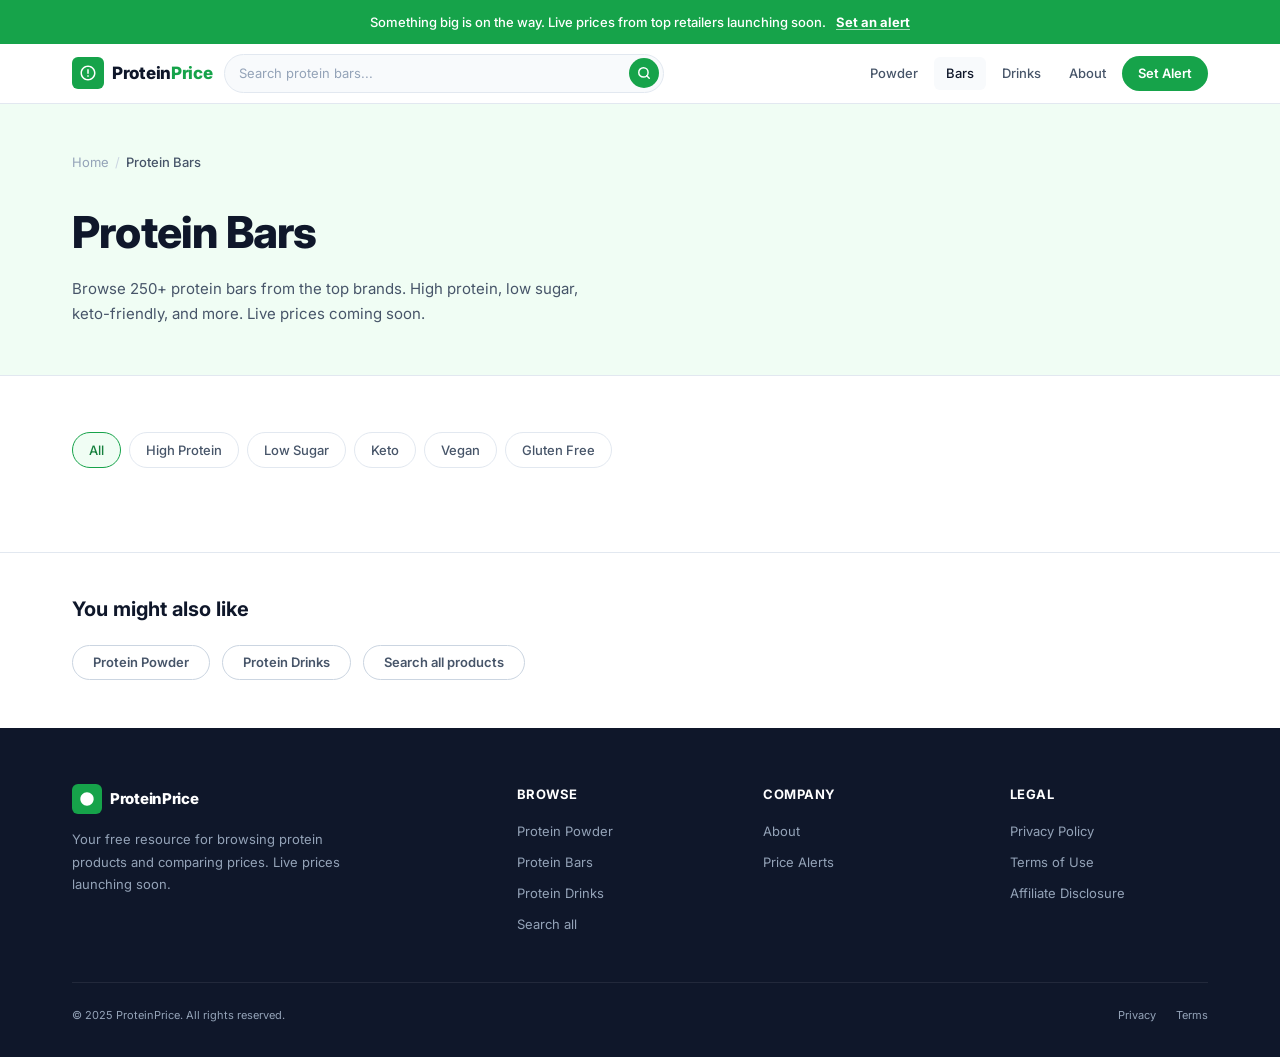
<file: protein-bars/index.html>
<!DOCTYPE html>
<html lang="en">
<head>
  <meta charset="UTF-8">
  <meta name="viewport" content="width=device-width, initial-scale=1.0">
  <title>Protein Bars — Browse &amp; Compare | ProteinPrice</title>
  <meta name="description" content="Browse 250+ protein bars from top brands. High protein, low sugar, keto, and more. Live prices from major retailers launching soon.">
  <link rel="canonical" href="https://proteinprice.com/protein-bars/">
  <meta property="og:title" content="Protein Bars — Browse &amp; Compare | ProteinPrice">
  <meta property="og:description" content="Browse 250+ protein bars from top brands. Live prices launching soon.">
  <meta property="og:url" content="https://proteinprice.com/protein-bars/">
  <meta property="og:type" content="website">
  <meta property="og:site_name" content="ProteinPrice">
  <meta name="theme-color" content="#16A34A">
  <link rel="stylesheet" href="../css/style.css">
</head>
<body class="ps-body ps-has-tabbar">

  <a class="ps-skip-link" href="#main-content">Skip to main content</a>

  <!-- Announcement Bar -->
  <div class="ps-announce" role="banner">
    <div class="ps-announce__inner">
      <span>Something big is on the way. Live prices from top retailers launching soon.</span>
      <a href="/alerts/">Set an alert</a>
    </div>
  </div>

  <!-- Header -->
  <header class="ps-header" role="banner">
    <div class="ps-header__inner">
      <a href="/" class="ps-logo" aria-label="ProteinPrice home">
        <div class="ps-logo__mark" aria-hidden="true">
          <svg viewBox="0 0 24 24" aria-hidden="true"><path d="M12 2C6.48 2 2 6.48 2 12s4.48 10 10 10 10-4.48 10-10S17.52 2 12 2zm0 18c-4.41 0-8-3.59-8-8s3.59-8 8-8 8 3.59 8 8-3.59 8-8 8zm-1-13h2v6h-2zm0 8h2v2h-2z"/></svg>
        </div>
        <span class="ps-logo__text">Protein<span>Price</span></span>
      </a>
      <div class="ps-header__search">
        <form class="ps-header__search-form" data-ps-search-form role="search" aria-label="Search products">
          <input type="search" class="ps-header__search-input" placeholder="Search protein bars..." aria-label="Search products">
          <button type="submit" class="ps-header__search-btn" aria-label="Search">
            <svg viewBox="0 0 24 24" aria-hidden="true"><circle cx="11" cy="11" r="8"/><line x1="21" y1="21" x2="16.65" y2="16.65"/></svg>
          </button>
        </form>
      </div>
      <nav class="ps-header__nav" aria-label="Main navigation">
        <a href="/protein-powder/" data-ps-nav-link>Powder</a>
        <a href="/protein-bars/" data-ps-nav-link class="ps-active">Bars</a>
        <a href="/protein-drinks/" data-ps-nav-link>Drinks</a>
        <a href="/about/" data-ps-nav-link>About</a>
        <a href="/alerts/" class="ps-header__nav-cta" data-ps-nav-link>Set Alert</a>
      </nav>
      <div class="ps-header__mobile-actions">
        <a href="/search/" class="ps-icon-btn" aria-label="Search">
          <svg viewBox="0 0 24 24" aria-hidden="true"><circle cx="11" cy="11" r="8"/><line x1="21" y1="21" x2="16.65" y2="16.65"/></svg>
        </a>
        <a href="/alerts/" class="ps-icon-btn" aria-label="Set a price alert">
          <svg viewBox="0 0 24 24" aria-hidden="true"><path d="M18 8A6 6 0 006 8c0 7-3 9-3 9h18s-3-2-3-9"/><path d="M13.73 21a2 2 0 01-3.46 0"/></svg>
        </a>
      </div>
    </div>
  </header>

  <main id="main-content">

    <!-- Page Hero -->
    <section class="ps-page-hero" aria-labelledby="page-heading">
      <div class="ps-container">
        <nav class="ps-breadcrumb" aria-label="Breadcrumb">
          <a href="/">Home</a>
          <span class="ps-breadcrumb__sep" aria-hidden="true">/</span>
          <span class="ps-breadcrumb__current" aria-current="page">Protein Bars</span>
        </nav>
        <h1 id="page-heading">Protein Bars</h1>
        <p class="ps-category-lede">Browse 250+ protein bars from the top brands. High protein, low sugar, keto-friendly, and more. Live prices coming soon.</p>
      </div>
    </section>

    <!-- Filters + Products -->
    <section class="ps-section" aria-labelledby="products-heading">
      <div class="ps-container">
        <h2 class="ps-sr-only" id="products-heading">All Protein Bars</h2>
        <div class="ps-filter-pills" role="list" aria-label="Filter by type">
          <button class="ps-filter-pill ps-active" role="listitem" type="button">All</button>
          <button class="ps-filter-pill" role="listitem" type="button">High Protein</button>
          <button class="ps-filter-pill" role="listitem" type="button">Low Sugar</button>
          <button class="ps-filter-pill" role="listitem" type="button">Keto</button>
          <button class="ps-filter-pill" role="listitem" type="button">Vegan</button>
          <button class="ps-filter-pill" role="listitem" type="button">Gluten Free</button>
        </div>
        <div class="ps-product-grid" id="ps-category-grid" data-category="protein-bar" aria-live="polite" aria-label="Protein bar products">
          <!-- Loaded by app.js -->
        </div>
      </div>
    </section>

    <!-- You might also like -->
    <div class="ps-also-like">
      <div class="ps-container">
        <h2>You might also like</h2>
        <div class="ps-also-like-links">
          <a href="/protein-powder/" class="ps-btn ps-btn--ghost">Protein Powder</a>
          <a href="/protein-drinks/" class="ps-btn ps-btn--ghost">Protein Drinks</a>
          <a href="/search/" class="ps-btn ps-btn--ghost">Search all products</a>
        </div>
      </div>
    </div>

  </main>

  <!-- Footer -->
  <footer class="ps-footer" role="contentinfo">
    <div class="ps-container">
      <div class="ps-footer__grid">
        <div class="ps-footer__brand">
          <a href="/" class="ps-footer__logo" aria-label="ProteinPrice home">
            <div class="ps-footer__logo-mark" aria-hidden="true">
              <svg viewBox="0 0 24 24" aria-hidden="true"><path d="M12 2C6.48 2 2 6.48 2 12s4.48 10 10 10 10-4.48 10-10S17.52 2 12 2z" fill="#fff"/></svg>
            </div>
            <span class="ps-footer__logo-text">ProteinPrice</span>
          </a>
          <p class="ps-footer__blurb">Your free resource for browsing protein products and comparing prices. Live prices launching soon.</p>
        </div>
        <div class="ps-footer__col">
          <h4>Browse</h4>
          <nav class="ps-footer__links">
            <a href="/protein-powder/">Protein Powder</a>
            <a href="/protein-bars/">Protein Bars</a>
            <a href="/protein-drinks/">Protein Drinks</a>
            <a href="/search/">Search all</a>
          </nav>
        </div>
        <div class="ps-footer__col">
          <h4>Company</h4>
          <nav class="ps-footer__links">
            <a href="/about/">About</a>
            <a href="/alerts/">Price Alerts</a>
          </nav>
        </div>
        <div class="ps-footer__col">
          <h4>Legal</h4>
          <nav class="ps-footer__links">
            <a href="/about/#privacy">Privacy Policy</a>
            <a href="/about/#terms">Terms of Use</a>
            <a href="/about/#affiliate">Affiliate Disclosure</a>
          </nav>
        </div>
      </div>
      <div class="ps-footer__bottom">
        <p class="ps-footer__copyright">&copy; 2025 ProteinPrice. All rights reserved.</p>
        <div class="ps-footer__legal">
          <a href="/about/#privacy">Privacy</a>
          <a href="/about/#terms">Terms</a>
        </div>
      </div>
    </div>
  </footer>

  <!-- Mobile Tab Bar -->
  <nav class="ps-tabbar" aria-label="Main navigation">
    <a href="/" class="ps-tabbar__item" data-ps-tab aria-label="Home">
      <svg viewBox="0 0 24 24" aria-hidden="true"><path d="M3 9l9-7 9 7v11a2 2 0 01-2 2H5a2 2 0 01-2-2z"/><polyline points="9 22 9 12 15 12 15 22"/></svg>
      <span>Home</span>
    </a>
    <a href="/protein-powder/" class="ps-tabbar__item ps-active" data-ps-tab aria-label="Browse" aria-current="page">
      <svg viewBox="0 0 24 24" aria-hidden="true"><rect x="3" y="3" width="7" height="7" rx="1"/><rect x="14" y="3" width="7" height="7" rx="1"/><rect x="3" y="14" width="7" height="7" rx="1"/><rect x="14" y="14" width="7" height="7" rx="1"/></svg>
      <span>Browse</span>
    </a>
    <a href="/search/" class="ps-tabbar__item" data-ps-tab aria-label="Search">
      <svg viewBox="0 0 24 24" aria-hidden="true"><circle cx="11" cy="11" r="8"/><line x1="21" y1="21" x2="16.65" y2="16.65"/></svg>
      <span>Search</span>
    </a>
    <a href="/alerts/" class="ps-tabbar__item" data-ps-tab aria-label="Price alerts">
      <svg viewBox="0 0 24 24" aria-hidden="true"><path d="M18 8A6 6 0 006 8c0 7-3 9-3 9h18s-3-2-3-9"/><path d="M13.73 21a2 2 0 01-3.46 0"/></svg>
      <span>Alerts</span>
    </a>
    <a href="/about/" class="ps-tabbar__item" data-ps-tab aria-label="About">
      <svg viewBox="0 0 24 24" aria-hidden="true"><circle cx="12" cy="12" r="10"/><line x1="12" y1="8" x2="12" y2="12"/><line x1="12" y1="16" x2="12.01" y2="16"/></svg>
      <span>About</span>
    </a>
  </nav>

  <script type="module" src="../js/app.js"></script>
</body>
</html>
</file>
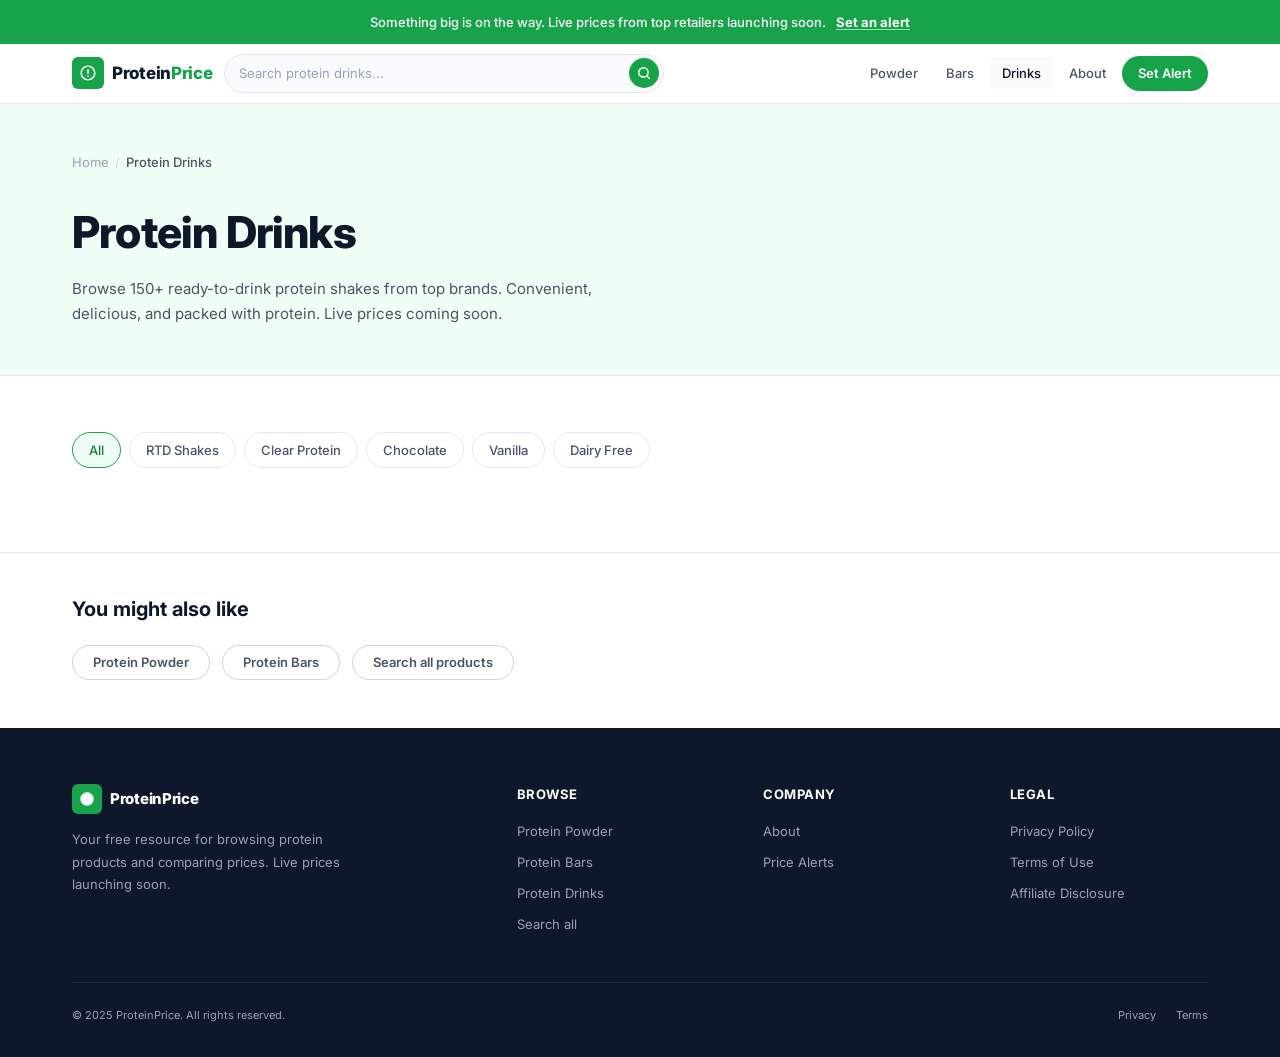
<file: protein-drinks/index.html>
<!DOCTYPE html>
<html lang="en">
<head>
  <meta charset="UTF-8">
  <meta name="viewport" content="width=device-width, initial-scale=1.0">
  <title>Protein Drinks — Browse &amp; Compare | ProteinPrice</title>
  <meta name="description" content="Browse 150+ ready-to-drink protein shakes and drinks from top brands. Live prices from major retailers launching soon.">
  <link rel="canonical" href="https://proteinprice.com/protein-drinks/">
  <meta property="og:title" content="Protein Drinks — Browse &amp; Compare | ProteinPrice">
  <meta property="og:description" content="Browse 150+ protein drinks and RTD shakes from top brands. Live prices launching soon.">
  <meta property="og:url" content="https://proteinprice.com/protein-drinks/">
  <meta property="og:type" content="website">
  <meta property="og:site_name" content="ProteinPrice">
  <meta name="theme-color" content="#16A34A">
  <link rel="stylesheet" href="../css/style.css">
</head>
<body class="ps-body ps-has-tabbar">

  <a class="ps-skip-link" href="#main-content">Skip to main content</a>

  <!-- Announcement Bar -->
  <div class="ps-announce" role="banner">
    <div class="ps-announce__inner">
      <span>Something big is on the way. Live prices from top retailers launching soon.</span>
      <a href="/alerts/">Set an alert</a>
    </div>
  </div>

  <!-- Header -->
  <header class="ps-header" role="banner">
    <div class="ps-header__inner">
      <a href="/" class="ps-logo" aria-label="ProteinPrice home">
        <div class="ps-logo__mark" aria-hidden="true">
          <svg viewBox="0 0 24 24" aria-hidden="true"><path d="M12 2C6.48 2 2 6.48 2 12s4.48 10 10 10 10-4.48 10-10S17.52 2 12 2zm0 18c-4.41 0-8-3.59-8-8s3.59-8 8-8 8 3.59 8 8-3.59 8-8 8zm-1-13h2v6h-2zm0 8h2v2h-2z"/></svg>
        </div>
        <span class="ps-logo__text">Protein<span>Price</span></span>
      </a>
      <div class="ps-header__search">
        <form class="ps-header__search-form" data-ps-search-form role="search" aria-label="Search products">
          <input type="search" class="ps-header__search-input" placeholder="Search protein drinks..." aria-label="Search products">
          <button type="submit" class="ps-header__search-btn" aria-label="Search">
            <svg viewBox="0 0 24 24" aria-hidden="true"><circle cx="11" cy="11" r="8"/><line x1="21" y1="21" x2="16.65" y2="16.65"/></svg>
          </button>
        </form>
      </div>
      <nav class="ps-header__nav" aria-label="Main navigation">
        <a href="/protein-powder/" data-ps-nav-link>Powder</a>
        <a href="/protein-bars/" data-ps-nav-link>Bars</a>
        <a href="/protein-drinks/" data-ps-nav-link class="ps-active">Drinks</a>
        <a href="/about/" data-ps-nav-link>About</a>
        <a href="/alerts/" class="ps-header__nav-cta" data-ps-nav-link>Set Alert</a>
      </nav>
      <div class="ps-header__mobile-actions">
        <a href="/search/" class="ps-icon-btn" aria-label="Search">
          <svg viewBox="0 0 24 24" aria-hidden="true"><circle cx="11" cy="11" r="8"/><line x1="21" y1="21" x2="16.65" y2="16.65"/></svg>
        </a>
        <a href="/alerts/" class="ps-icon-btn" aria-label="Set a price alert">
          <svg viewBox="0 0 24 24" aria-hidden="true"><path d="M18 8A6 6 0 006 8c0 7-3 9-3 9h18s-3-2-3-9"/><path d="M13.73 21a2 2 0 01-3.46 0"/></svg>
        </a>
      </div>
    </div>
  </header>

  <main id="main-content">

    <!-- Page Hero -->
    <section class="ps-page-hero" aria-labelledby="page-heading">
      <div class="ps-container">
        <nav class="ps-breadcrumb" aria-label="Breadcrumb">
          <a href="/">Home</a>
          <span class="ps-breadcrumb__sep" aria-hidden="true">/</span>
          <span class="ps-breadcrumb__current" aria-current="page">Protein Drinks</span>
        </nav>
        <h1 id="page-heading">Protein Drinks</h1>
        <p class="ps-category-lede">Browse 150+ ready-to-drink protein shakes from top brands. Convenient, delicious, and packed with protein. Live prices coming soon.</p>
      </div>
    </section>

    <!-- Filters + Products -->
    <section class="ps-section" aria-labelledby="products-heading">
      <div class="ps-container">
        <h2 class="ps-sr-only" id="products-heading">All Protein Drinks</h2>
        <div class="ps-filter-pills" role="list" aria-label="Filter by type">
          <button class="ps-filter-pill ps-active" role="listitem" type="button">All</button>
          <button class="ps-filter-pill" role="listitem" type="button">RTD Shakes</button>
          <button class="ps-filter-pill" role="listitem" type="button">Clear Protein</button>
          <button class="ps-filter-pill" role="listitem" type="button">Chocolate</button>
          <button class="ps-filter-pill" role="listitem" type="button">Vanilla</button>
          <button class="ps-filter-pill" role="listitem" type="button">Dairy Free</button>
        </div>
        <div class="ps-product-grid" id="ps-category-grid" data-category="protein-drink" aria-live="polite" aria-label="Protein drink products">
          <!-- Loaded by app.js -->
        </div>
      </div>
    </section>

    <!-- You might also like -->
    <div class="ps-also-like">
      <div class="ps-container">
        <h2>You might also like</h2>
        <div class="ps-also-like-links">
          <a href="/protein-powder/" class="ps-btn ps-btn--ghost">Protein Powder</a>
          <a href="/protein-bars/" class="ps-btn ps-btn--ghost">Protein Bars</a>
          <a href="/search/" class="ps-btn ps-btn--ghost">Search all products</a>
        </div>
      </div>
    </div>

  </main>

  <!-- Footer -->
  <footer class="ps-footer" role="contentinfo">
    <div class="ps-container">
      <div class="ps-footer__grid">
        <div class="ps-footer__brand">
          <a href="/" class="ps-footer__logo" aria-label="ProteinPrice home">
            <div class="ps-footer__logo-mark" aria-hidden="true">
              <svg viewBox="0 0 24 24" aria-hidden="true"><path d="M12 2C6.48 2 2 6.48 2 12s4.48 10 10 10 10-4.48 10-10S17.52 2 12 2z" fill="#fff"/></svg>
            </div>
            <span class="ps-footer__logo-text">ProteinPrice</span>
          </a>
          <p class="ps-footer__blurb">Your free resource for browsing protein products and comparing prices. Live prices launching soon.</p>
        </div>
        <div class="ps-footer__col">
          <h4>Browse</h4>
          <nav class="ps-footer__links">
            <a href="/protein-powder/">Protein Powder</a>
            <a href="/protein-bars/">Protein Bars</a>
            <a href="/protein-drinks/">Protein Drinks</a>
            <a href="/search/">Search all</a>
          </nav>
        </div>
        <div class="ps-footer__col">
          <h4>Company</h4>
          <nav class="ps-footer__links">
            <a href="/about/">About</a>
            <a href="/alerts/">Price Alerts</a>
          </nav>
        </div>
        <div class="ps-footer__col">
          <h4>Legal</h4>
          <nav class="ps-footer__links">
            <a href="/about/#privacy">Privacy Policy</a>
            <a href="/about/#terms">Terms of Use</a>
            <a href="/about/#affiliate">Affiliate Disclosure</a>
          </nav>
        </div>
      </div>
      <div class="ps-footer__bottom">
        <p class="ps-footer__copyright">&copy; 2025 ProteinPrice. All rights reserved.</p>
        <div class="ps-footer__legal">
          <a href="/about/#privacy">Privacy</a>
          <a href="/about/#terms">Terms</a>
        </div>
      </div>
    </div>
  </footer>

  <!-- Mobile Tab Bar -->
  <nav class="ps-tabbar" aria-label="Main navigation">
    <a href="/" class="ps-tabbar__item" data-ps-tab aria-label="Home">
      <svg viewBox="0 0 24 24" aria-hidden="true"><path d="M3 9l9-7 9 7v11a2 2 0 01-2 2H5a2 2 0 01-2-2z"/><polyline points="9 22 9 12 15 12 15 22"/></svg>
      <span>Home</span>
    </a>
    <a href="/protein-powder/" class="ps-tabbar__item ps-active" data-ps-tab aria-label="Browse" aria-current="page">
      <svg viewBox="0 0 24 24" aria-hidden="true"><rect x="3" y="3" width="7" height="7" rx="1"/><rect x="14" y="3" width="7" height="7" rx="1"/><rect x="3" y="14" width="7" height="7" rx="1"/><rect x="14" y="14" width="7" height="7" rx="1"/></svg>
      <span>Browse</span>
    </a>
    <a href="/search/" class="ps-tabbar__item" data-ps-tab aria-label="Search">
      <svg viewBox="0 0 24 24" aria-hidden="true"><circle cx="11" cy="11" r="8"/><line x1="21" y1="21" x2="16.65" y2="16.65"/></svg>
      <span>Search</span>
    </a>
    <a href="/alerts/" class="ps-tabbar__item" data-ps-tab aria-label="Price alerts">
      <svg viewBox="0 0 24 24" aria-hidden="true"><path d="M18 8A6 6 0 006 8c0 7-3 9-3 9h18s-3-2-3-9"/><path d="M13.73 21a2 2 0 01-3.46 0"/></svg>
      <span>Alerts</span>
    </a>
    <a href="/about/" class="ps-tabbar__item" data-ps-tab aria-label="About">
      <svg viewBox="0 0 24 24" aria-hidden="true"><circle cx="12" cy="12" r="10"/><line x1="12" y1="8" x2="12" y2="12"/><line x1="12" y1="16" x2="12.01" y2="16"/></svg>
      <span>About</span>
    </a>
  </nav>

  <script type="module" src="../js/app.js"></script>
</body>
</html>
</file>
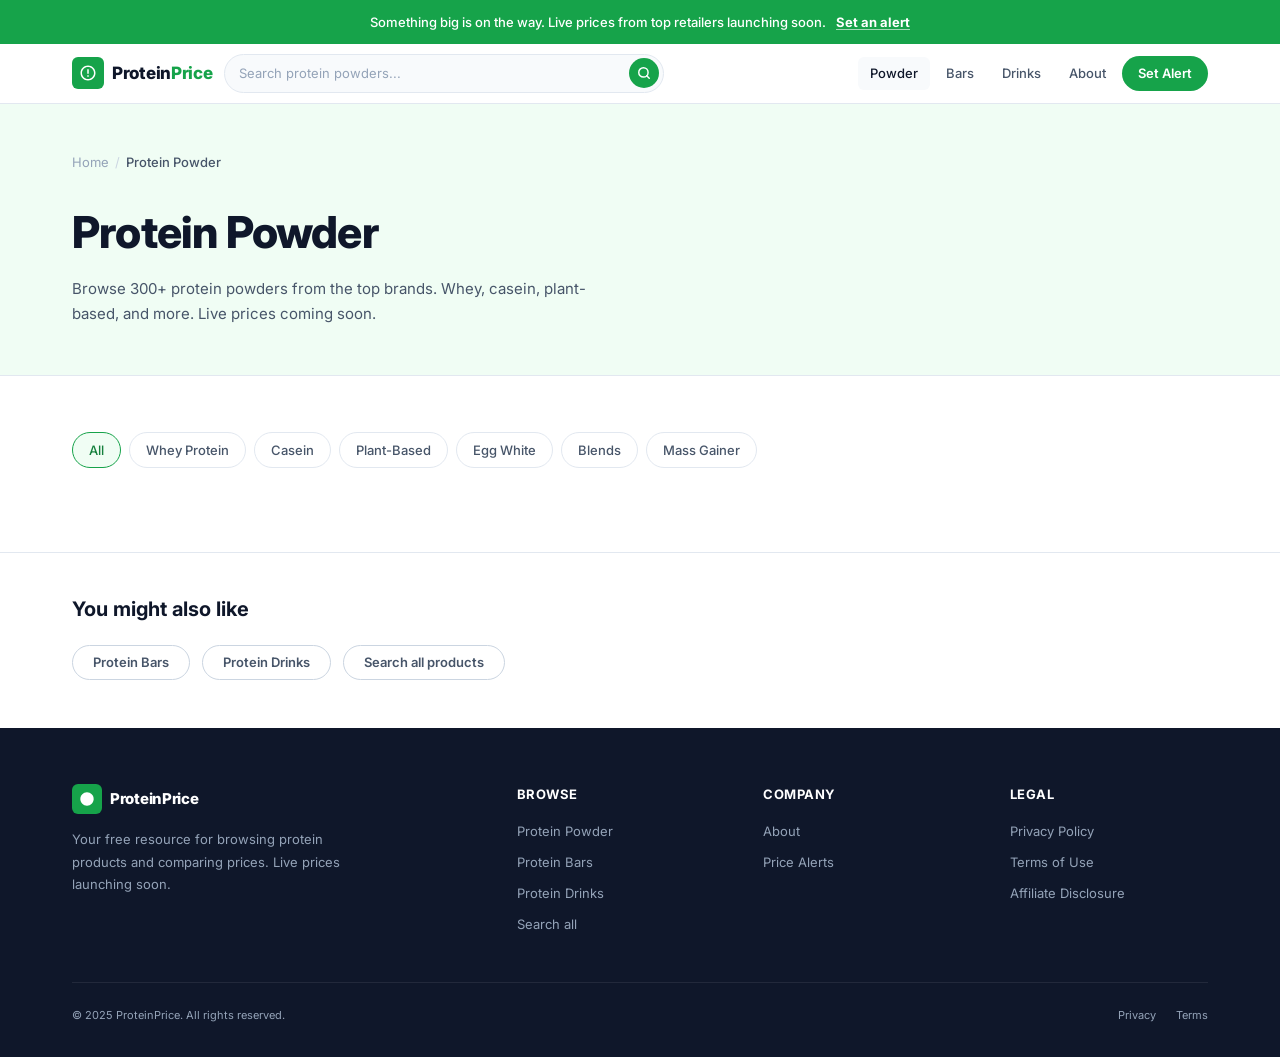
<file: protein-powder/index.html>
<!DOCTYPE html>
<html lang="en">
<head>
  <meta charset="UTF-8">
  <meta name="viewport" content="width=device-width, initial-scale=1.0">
  <title>Protein Powder — Browse &amp; Compare | ProteinPrice</title>
  <meta name="description" content="Browse 300+ protein powders from top brands including whey, casein, plant-based, and more. Live prices from major retailers launching soon.">
  <link rel="canonical" href="https://proteinprice.com/protein-powder/">
  <meta property="og:title" content="Protein Powder — Browse &amp; Compare | ProteinPrice">
  <meta property="og:description" content="Browse 300+ protein powders from top brands. Live prices launching soon.">
  <meta property="og:url" content="https://proteinprice.com/protein-powder/">
  <meta property="og:type" content="website">
  <meta property="og:site_name" content="ProteinPrice">
  <meta name="theme-color" content="#16A34A">
  <link rel="stylesheet" href="../css/style.css">
</head>
<body class="ps-body ps-has-tabbar">

  <a class="ps-skip-link" href="#main-content">Skip to main content</a>

  <!-- Announcement Bar -->
  <div class="ps-announce" role="banner">
    <div class="ps-announce__inner">
      <span>Something big is on the way. Live prices from top retailers launching soon.</span>
      <a href="/alerts/">Set an alert</a>
    </div>
  </div>

  <!-- Header -->
  <header class="ps-header" role="banner">
    <div class="ps-header__inner">
      <a href="/" class="ps-logo" aria-label="ProteinPrice home">
        <div class="ps-logo__mark" aria-hidden="true">
          <svg viewBox="0 0 24 24" aria-hidden="true"><path d="M12 2C6.48 2 2 6.48 2 12s4.48 10 10 10 10-4.48 10-10S17.52 2 12 2zm0 18c-4.41 0-8-3.59-8-8s3.59-8 8-8 8 3.59 8 8-3.59 8-8 8zm-1-13h2v6h-2zm0 8h2v2h-2z"/></svg>
        </div>
        <span class="ps-logo__text">Protein<span>Price</span></span>
      </a>
      <div class="ps-header__search">
        <form class="ps-header__search-form" data-ps-search-form role="search" aria-label="Search products">
          <input type="search" class="ps-header__search-input" placeholder="Search protein powders..." aria-label="Search products">
          <button type="submit" class="ps-header__search-btn" aria-label="Search">
            <svg viewBox="0 0 24 24" aria-hidden="true"><circle cx="11" cy="11" r="8"/><line x1="21" y1="21" x2="16.65" y2="16.65"/></svg>
          </button>
        </form>
      </div>
      <nav class="ps-header__nav" aria-label="Main navigation">
        <a href="/protein-powder/" data-ps-nav-link class="ps-active">Powder</a>
        <a href="/protein-bars/" data-ps-nav-link>Bars</a>
        <a href="/protein-drinks/" data-ps-nav-link>Drinks</a>
        <a href="/about/" data-ps-nav-link>About</a>
        <a href="/alerts/" class="ps-header__nav-cta" data-ps-nav-link>Set Alert</a>
      </nav>
      <div class="ps-header__mobile-actions">
        <a href="/search/" class="ps-icon-btn" aria-label="Search">
          <svg viewBox="0 0 24 24" aria-hidden="true"><circle cx="11" cy="11" r="8"/><line x1="21" y1="21" x2="16.65" y2="16.65"/></svg>
        </a>
        <a href="/alerts/" class="ps-icon-btn" aria-label="Set a price alert">
          <svg viewBox="0 0 24 24" aria-hidden="true"><path d="M18 8A6 6 0 006 8c0 7-3 9-3 9h18s-3-2-3-9"/><path d="M13.73 21a2 2 0 01-3.46 0"/></svg>
        </a>
      </div>
    </div>
  </header>

  <main id="main-content">

    <!-- Page Hero -->
    <section class="ps-page-hero" aria-labelledby="page-heading">
      <div class="ps-container">
        <nav class="ps-breadcrumb" aria-label="Breadcrumb">
          <a href="/">Home</a>
          <span class="ps-breadcrumb__sep" aria-hidden="true">/</span>
          <span class="ps-breadcrumb__current" aria-current="page">Protein Powder</span>
        </nav>
        <h1 id="page-heading">Protein Powder</h1>
        <p class="ps-category-lede">Browse 300+ protein powders from the top brands. Whey, casein, plant-based, and more. Live prices coming soon.</p>
      </div>
    </section>

    <!-- Filters + Products -->
    <section class="ps-section" aria-labelledby="products-heading">
      <div class="ps-container">
        <h2 class="ps-sr-only" id="products-heading">All Protein Powders</h2>

        <!-- Filter pills (visual only) -->
        <div class="ps-filter-pills" role="list" aria-label="Filter by type">
          <button class="ps-filter-pill ps-active" role="listitem" type="button">All</button>
          <button class="ps-filter-pill" role="listitem" type="button">Whey Protein</button>
          <button class="ps-filter-pill" role="listitem" type="button">Casein</button>
          <button class="ps-filter-pill" role="listitem" type="button">Plant-Based</button>
          <button class="ps-filter-pill" role="listitem" type="button">Egg White</button>
          <button class="ps-filter-pill" role="listitem" type="button">Blends</button>
          <button class="ps-filter-pill" role="listitem" type="button">Mass Gainer</button>
        </div>

        <div class="ps-product-grid" id="ps-category-grid" data-category="protein-powder" aria-live="polite" aria-label="Protein powder products">
          <!-- Loaded by app.js -->
        </div>
      </div>
    </section>

    <!-- You might also like -->
    <div class="ps-also-like">
      <div class="ps-container">
        <h2>You might also like</h2>
        <div class="ps-also-like-links">
          <a href="/protein-bars/" class="ps-btn ps-btn--ghost">Protein Bars</a>
          <a href="/protein-drinks/" class="ps-btn ps-btn--ghost">Protein Drinks</a>
          <a href="/search/" class="ps-btn ps-btn--ghost">Search all products</a>
        </div>
      </div>
    </div>

  </main>

  <!-- Footer -->
  <footer class="ps-footer" role="contentinfo">
    <div class="ps-container">
      <div class="ps-footer__grid">
        <div class="ps-footer__brand">
          <a href="/" class="ps-footer__logo" aria-label="ProteinPrice home">
            <div class="ps-footer__logo-mark" aria-hidden="true">
              <svg viewBox="0 0 24 24" aria-hidden="true"><path d="M12 2C6.48 2 2 6.48 2 12s4.48 10 10 10 10-4.48 10-10S17.52 2 12 2z" fill="#fff"/></svg>
            </div>
            <span class="ps-footer__logo-text">ProteinPrice</span>
          </a>
          <p class="ps-footer__blurb">Your free resource for browsing protein products and comparing prices. Live prices launching soon.</p>
        </div>
        <div class="ps-footer__col">
          <h4>Browse</h4>
          <nav class="ps-footer__links">
            <a href="/protein-powder/">Protein Powder</a>
            <a href="/protein-bars/">Protein Bars</a>
            <a href="/protein-drinks/">Protein Drinks</a>
            <a href="/search/">Search all</a>
          </nav>
        </div>
        <div class="ps-footer__col">
          <h4>Company</h4>
          <nav class="ps-footer__links">
            <a href="/about/">About</a>
            <a href="/alerts/">Price Alerts</a>
          </nav>
        </div>
        <div class="ps-footer__col">
          <h4>Legal</h4>
          <nav class="ps-footer__links">
            <a href="/about/#privacy">Privacy Policy</a>
            <a href="/about/#terms">Terms of Use</a>
            <a href="/about/#affiliate">Affiliate Disclosure</a>
          </nav>
        </div>
      </div>
      <div class="ps-footer__bottom">
        <p class="ps-footer__copyright">&copy; 2025 ProteinPrice. All rights reserved.</p>
        <div class="ps-footer__legal">
          <a href="/about/#privacy">Privacy</a>
          <a href="/about/#terms">Terms</a>
        </div>
      </div>
    </div>
  </footer>

  <!-- Mobile Tab Bar -->
  <nav class="ps-tabbar" aria-label="Main navigation">
    <a href="/" class="ps-tabbar__item" data-ps-tab aria-label="Home">
      <svg viewBox="0 0 24 24" aria-hidden="true"><path d="M3 9l9-7 9 7v11a2 2 0 01-2 2H5a2 2 0 01-2-2z"/><polyline points="9 22 9 12 15 12 15 22"/></svg>
      <span>Home</span>
    </a>
    <a href="/protein-powder/" class="ps-tabbar__item ps-active" data-ps-tab aria-label="Browse" aria-current="page">
      <svg viewBox="0 0 24 24" aria-hidden="true"><rect x="3" y="3" width="7" height="7" rx="1"/><rect x="14" y="3" width="7" height="7" rx="1"/><rect x="3" y="14" width="7" height="7" rx="1"/><rect x="14" y="14" width="7" height="7" rx="1"/></svg>
      <span>Browse</span>
    </a>
    <a href="/search/" class="ps-tabbar__item" data-ps-tab aria-label="Search">
      <svg viewBox="0 0 24 24" aria-hidden="true"><circle cx="11" cy="11" r="8"/><line x1="21" y1="21" x2="16.65" y2="16.65"/></svg>
      <span>Search</span>
    </a>
    <a href="/alerts/" class="ps-tabbar__item" data-ps-tab aria-label="Price alerts">
      <svg viewBox="0 0 24 24" aria-hidden="true"><path d="M18 8A6 6 0 006 8c0 7-3 9-3 9h18s-3-2-3-9"/><path d="M13.73 21a2 2 0 01-3.46 0"/></svg>
      <span>Alerts</span>
    </a>
    <a href="/about/" class="ps-tabbar__item" data-ps-tab aria-label="About">
      <svg viewBox="0 0 24 24" aria-hidden="true"><circle cx="12" cy="12" r="10"/><line x1="12" y1="8" x2="12" y2="12"/><line x1="12" y1="16" x2="12.01" y2="16"/></svg>
      <span>About</span>
    </a>
  </nav>

  <script type="module" src="../js/app.js"></script>
</body>
</html>
</file>
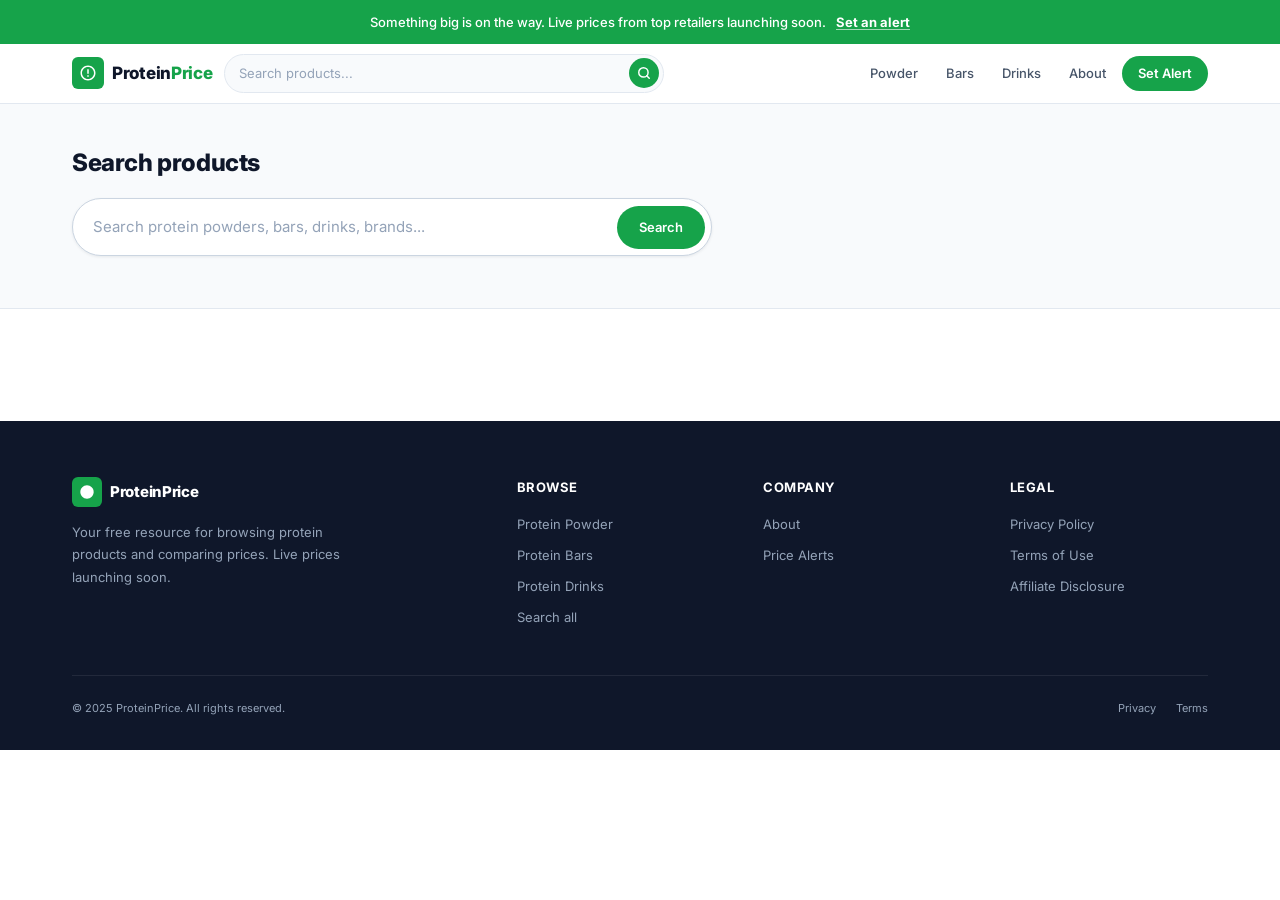
<file: search/index.html>
<!DOCTYPE html>
<html lang="en">
<head>
  <meta charset="UTF-8">
  <meta name="viewport" content="width=device-width, initial-scale=1.0">
  <title>Search Protein Products | ProteinPrice</title>
  <meta name="description" content="Search 700+ protein products including powders, bars, and drinks from top brands. Find exactly what you're looking for.">
  <link rel="canonical" href="https://proteinprice.com/search/">
  <meta property="og:title" content="Search Protein Products | ProteinPrice">
  <meta property="og:description" content="Search 700+ protein products from top brands. Live prices launching soon.">
  <meta property="og:url" content="https://proteinprice.com/search/">
  <meta property="og:type" content="website">
  <meta property="og:site_name" content="ProteinPrice">
  <meta name="theme-color" content="#16A34A">
  <link rel="stylesheet" href="../css/style.css">
</head>
<body class="ps-body ps-has-tabbar">

  <a class="ps-skip-link" href="#main-content">Skip to main content</a>

  <!-- Announcement Bar -->
  <div class="ps-announce" role="banner">
    <div class="ps-announce__inner">
      <span>Something big is on the way. Live prices from top retailers launching soon.</span>
      <a href="/alerts/">Set an alert</a>
    </div>
  </div>

  <!-- Header -->
  <header class="ps-header" role="banner">
    <div class="ps-header__inner">
      <a href="/" class="ps-logo" aria-label="ProteinPrice home">
        <div class="ps-logo__mark" aria-hidden="true">
          <svg viewBox="0 0 24 24" aria-hidden="true"><path d="M12 2C6.48 2 2 6.48 2 12s4.48 10 10 10 10-4.48 10-10S17.52 2 12 2zm0 18c-4.41 0-8-3.59-8-8s3.59-8 8-8 8 3.59 8 8-3.59 8-8 8zm-1-13h2v6h-2zm0 8h2v2h-2z"/></svg>
        </div>
        <span class="ps-logo__text">Protein<span>Price</span></span>
      </a>
      <div class="ps-header__search">
        <form class="ps-header__search-form" id="ps-search-page-form" role="search" aria-label="Search products">
          <input type="search" class="ps-header__search-input" id="ps-search-input" placeholder="Search products..." aria-label="Search products">
          <button type="submit" class="ps-header__search-btn" aria-label="Search">
            <svg viewBox="0 0 24 24" aria-hidden="true"><circle cx="11" cy="11" r="8"/><line x1="21" y1="21" x2="16.65" y2="16.65"/></svg>
          </button>
        </form>
      </div>
      <nav class="ps-header__nav" aria-label="Main navigation">
        <a href="/protein-powder/" data-ps-nav-link>Powder</a>
        <a href="/protein-bars/" data-ps-nav-link>Bars</a>
        <a href="/protein-drinks/" data-ps-nav-link>Drinks</a>
        <a href="/about/" data-ps-nav-link>About</a>
        <a href="/alerts/" class="ps-header__nav-cta" data-ps-nav-link>Set Alert</a>
      </nav>
      <div class="ps-header__mobile-actions">
        <a href="/search/" class="ps-icon-btn" aria-label="Search" aria-current="page">
          <svg viewBox="0 0 24 24" aria-hidden="true"><circle cx="11" cy="11" r="8"/><line x1="21" y1="21" x2="16.65" y2="16.65"/></svg>
        </a>
        <a href="/alerts/" class="ps-icon-btn" aria-label="Set a price alert">
          <svg viewBox="0 0 24 24" aria-hidden="true"><path d="M18 8A6 6 0 006 8c0 7-3 9-3 9h18s-3-2-3-9"/><path d="M13.73 21a2 2 0 01-3.46 0"/></svg>
        </a>
      </div>
    </div>
  </header>

  <main id="main-content">

    <!-- Search hero -->
    <section class="ps-search-hero" aria-labelledby="search-heading">
      <div class="ps-container">
        <h1 id="search-heading" style="font-size:var(--ps-fs-2xl);font-weight:800;margin-bottom:16px;letter-spacing:-0.4px">Search products</h1>
        <form class="ps-search-form-large" id="ps-search-page-form" role="search" aria-label="Search all products">
          <input
            type="search"
            id="ps-search-input"
            placeholder="Search protein powders, bars, drinks, brands..."
            aria-label="Search all products"
            autocomplete="off"
          >
          <button type="submit">Search</button>
        </form>
        <p class="ps-search-meta" id="ps-search-meta" aria-live="polite" aria-atomic="true"></p>
      </div>
    </section>

    <!-- Results -->
    <section class="ps-section" aria-labelledby="results-heading">
      <div class="ps-container">
        <h2 class="ps-sr-only" id="results-heading">Search results</h2>
        <div class="ps-product-grid" id="ps-search-grid" aria-live="polite" aria-label="Search results">
          <!-- Loaded by app.js based on ?q= param -->
        </div>
      </div>
    </section>

  </main>

  <!-- Footer -->
  <footer class="ps-footer" role="contentinfo">
    <div class="ps-container">
      <div class="ps-footer__grid">
        <div class="ps-footer__brand">
          <a href="/" class="ps-footer__logo" aria-label="ProteinPrice home">
            <div class="ps-footer__logo-mark" aria-hidden="true">
              <svg viewBox="0 0 24 24" aria-hidden="true"><path d="M12 2C6.48 2 2 6.48 2 12s4.48 10 10 10 10-4.48 10-10S17.52 2 12 2z" fill="#fff"/></svg>
            </div>
            <span class="ps-footer__logo-text">ProteinPrice</span>
          </a>
          <p class="ps-footer__blurb">Your free resource for browsing protein products and comparing prices. Live prices launching soon.</p>
        </div>
        <div class="ps-footer__col">
          <h4>Browse</h4>
          <nav class="ps-footer__links">
            <a href="/protein-powder/">Protein Powder</a>
            <a href="/protein-bars/">Protein Bars</a>
            <a href="/protein-drinks/">Protein Drinks</a>
            <a href="/search/">Search all</a>
          </nav>
        </div>
        <div class="ps-footer__col">
          <h4>Company</h4>
          <nav class="ps-footer__links">
            <a href="/about/">About</a>
            <a href="/alerts/">Price Alerts</a>
          </nav>
        </div>
        <div class="ps-footer__col">
          <h4>Legal</h4>
          <nav class="ps-footer__links">
            <a href="/about/#privacy">Privacy Policy</a>
            <a href="/about/#terms">Terms of Use</a>
            <a href="/about/#affiliate">Affiliate Disclosure</a>
          </nav>
        </div>
      </div>
      <div class="ps-footer__bottom">
        <p class="ps-footer__copyright">&copy; 2025 ProteinPrice. All rights reserved.</p>
        <div class="ps-footer__legal">
          <a href="/about/#privacy">Privacy</a>
          <a href="/about/#terms">Terms</a>
        </div>
      </div>
    </div>
  </footer>

  <!-- Mobile Tab Bar -->
  <nav class="ps-tabbar" aria-label="Main navigation">
    <a href="/" class="ps-tabbar__item" data-ps-tab aria-label="Home">
      <svg viewBox="0 0 24 24" aria-hidden="true"><path d="M3 9l9-7 9 7v11a2 2 0 01-2 2H5a2 2 0 01-2-2z"/><polyline points="9 22 9 12 15 12 15 22"/></svg>
      <span>Home</span>
    </a>
    <a href="/protein-powder/" class="ps-tabbar__item" data-ps-tab aria-label="Browse">
      <svg viewBox="0 0 24 24" aria-hidden="true"><rect x="3" y="3" width="7" height="7" rx="1"/><rect x="14" y="3" width="7" height="7" rx="1"/><rect x="3" y="14" width="7" height="7" rx="1"/><rect x="14" y="14" width="7" height="7" rx="1"/></svg>
      <span>Browse</span>
    </a>
    <a href="/search/" class="ps-tabbar__item ps-active" data-ps-tab aria-label="Search" aria-current="page">
      <svg viewBox="0 0 24 24" aria-hidden="true"><circle cx="11" cy="11" r="8"/><line x1="21" y1="21" x2="16.65" y2="16.65"/></svg>
      <span>Search</span>
    </a>
    <a href="/alerts/" class="ps-tabbar__item" data-ps-tab aria-label="Price alerts">
      <svg viewBox="0 0 24 24" aria-hidden="true"><path d="M18 8A6 6 0 006 8c0 7-3 9-3 9h18s-3-2-3-9"/><path d="M13.73 21a2 2 0 01-3.46 0"/></svg>
      <span>Alerts</span>
    </a>
    <a href="/about/" class="ps-tabbar__item" data-ps-tab aria-label="About">
      <svg viewBox="0 0 24 24" aria-hidden="true"><circle cx="12" cy="12" r="10"/><line x1="12" y1="8" x2="12" y2="12"/><line x1="12" y1="16" x2="12.01" y2="16"/></svg>
      <span>About</span>
    </a>
  </nav>

  <script type="module" src="../js/app.js"></script>
</body>
</html>
</file>
<file: css/style.css>
/*!
 * ProteinPrice — Main Stylesheet
 * Design: Apple/Stripe-inspired, mobile-first, Inter font
 * Prefix: ps- (ProteinScore)
 * Primary green: #16A34A · Background: #FFFFFF
 * Category tiles: 1-col mobile (flex row, img right), 2-col tablet, 3-col desktop
 * Product cards: 2-col mobile, 3-col tablet, 4-col desktop
 */

/* ── Google Fonts ──────────────────────────────────────────────────────────── */
@import url('https://fonts.googleapis.com/css2?family=Inter:wght@400;500;600;700;800&display=swap');

/* ── Reset ─────────────────────────────────────────────────────────────────── */
*, *::before, *::after { box-sizing: border-box; }
html { -webkit-text-size-adjust: 100%; text-size-adjust: 100%; scroll-behavior: smooth; overflow-x: hidden; }
body {
  margin: 0;
  background: #FFFFFF;
  color: #0F172A;
  font-family: 'Inter', -apple-system, BlinkMacSystemFont, 'Segoe UI', Roboto, sans-serif;
  font-size: 15px;
  line-height: 1.6;
  -webkit-font-smoothing: antialiased;
  -moz-osx-font-smoothing: grayscale;
  overflow-x: hidden;
}
h1, h2, h3, h4, h5, h6, p { margin: 0; }
a { color: inherit; text-decoration: none; }
button { font: inherit; cursor: pointer; border: 0; background: none; padding: 0; color: inherit; }
img, svg, video { display: block; max-width: 100%; height: auto; }
input, select, textarea { font: inherit; }
ul { list-style: none; padding: 0; margin: 0; }
:focus-visible { outline: 2px solid #16A34A; outline-offset: 2px; border-radius: 6px; }
@media (prefers-reduced-motion: reduce) {
  *, *::before, *::after { animation-duration: 0.01ms !important; transition-duration: 0.01ms !important; }
}

/* ── Design Tokens ─────────────────────────────────────────────────────────── */
:root {
  --ps-green:          #16A34A;
  --ps-green-dark:     #15803D;
  --ps-green-light:    #DCFCE7;
  --ps-green-50:       #F0FDF4;
  --ps-bg:             #FFFFFF;
  --ps-surface:        #F8FAFC;
  --ps-surface-2:      #F1F5F9;
  --ps-border:         #E2E8F0;
  --ps-border-strong:  #CBD5E1;
  --ps-ink:            #0F172A;
  --ps-ink-soft:       #475569;
  --ps-ink-mute:       #94A3B8;
  --ps-radius-sm:      6px;
  --ps-radius-md:      12px;
  --ps-radius-lg:      18px;
  --ps-radius-xl:      24px;
  --ps-radius-pill:    999px;
  --ps-shadow-sm:      0 1px 3px rgba(15,23,42,0.08);
  --ps-shadow-md:      0 4px 12px rgba(15,23,42,0.10);
  --ps-shadow-lg:      0 8px 24px rgba(15,23,42,0.12);
  --ps-transition:     0.18s ease;
  --ps-fs-xs:          11px;
  --ps-fs-sm:          13px;
  --ps-fs-md:          15px;
  --ps-fs-lg:          17px;
  --ps-fs-xl:          20px;
  --ps-fs-2xl:         24px;
  --ps-fs-3xl:         30px;
  --ps-fs-4xl:         38px;
  --ps-wrap:           1200px;
  --ps-pad-x:          20px;
  --ps-tabbar-h:       64px;
}
@media (min-width: 640px)  { :root { --ps-pad-x: 24px; } }
@media (min-width: 1024px) { :root { --ps-pad-x: 32px; --ps-tabbar-h: 0px; } }

/* ── Body tabbar padding ───────────────────────────────────────────────────── */
body.ps-has-tabbar { padding-bottom: var(--ps-tabbar-h); }
@media (min-width: 768px) { body.ps-has-tabbar { padding-bottom: 0; } }

/* ── Accessibility ─────────────────────────────────────────────────────────── */
.ps-sr-only { position: absolute; width: 1px; height: 1px; padding: 0; margin: -1px; overflow: hidden; clip: rect(0,0,0,0); white-space: nowrap; border: 0; }
.ps-skip-link { position: absolute; left: -10000px; top: auto; width: 1px; height: 1px; overflow: hidden; }
.ps-skip-link:focus { position: fixed; left: 16px; top: 8px; width: auto; height: auto; padding: 10px 20px; background: var(--ps-green-dark); color: #fff; border-radius: var(--ps-radius-md); z-index: 9999; font-weight: 600; font-size: var(--ps-fs-sm); }

/* ── Container ─────────────────────────────────────────────────────────────── */
.ps-container { max-width: var(--ps-wrap); margin: 0 auto; padding-left: var(--ps-pad-x); padding-right: var(--ps-pad-x); }

/* ── Utilities ─────────────────────────────────────────────────────────────── */
.ps-text-center { text-align: center; }
.ps-text-mute    { color: var(--ps-ink-mute); }
.ps-text-soft    { color: var(--ps-ink-soft); }
.ps-text-green   { color: var(--ps-green); }
.ps-fs-sm        { font-size: var(--ps-fs-sm); }
.ps-fs-lg        { font-size: var(--ps-fs-lg); }
.ps-hide-desktop { display: block; }
.ps-hide-mobile  { display: none; }
@media (min-width: 768px) { .ps-hide-desktop { display: none; } .ps-hide-mobile { display: block; } }

/* ── Announcement Bar ──────────────────────────────────────────────────────── */
.ps-announce {
  background: var(--ps-green);
  color: #FFFFFF;
  text-align: center;
  padding: 0 var(--ps-pad-x);
  font-size: var(--ps-fs-sm);
  font-weight: 500;
  line-height: 1.4;
  height: 44px;
  display: flex;
  align-items: center;
  justify-content: center;
}
.ps-announce__inner { display: flex; align-items: center; gap: 4px; flex-wrap: wrap; justify-content: center; }
.ps-announce a { color: #FFFFFF; font-weight: 700; text-decoration: underline; text-decoration-color: rgba(255,255,255,0.6); text-underline-offset: 2px; margin-left: 6px; }
.ps-announce a:hover { text-decoration-color: #FFFFFF; }

/* ── Header ────────────────────────────────────────────────────────────────── */
.ps-header {
  position: sticky; top: 0; z-index: 200;
  background: rgba(255,255,255,0.95);
  backdrop-filter: saturate(180%) blur(12px);
  -webkit-backdrop-filter: saturate(180%) blur(12px);
  border-bottom: 1px solid var(--ps-border);
  height: 60px;
  display: flex; align-items: center;
}
.ps-header__inner { display: flex; align-items: center; gap: 12px; width: 100%; max-width: var(--ps-wrap); margin: 0 auto; padding: 0 var(--ps-pad-x); }

/* Logo */
.ps-logo { display: flex; align-items: center; gap: 8px; text-decoration: none; flex-shrink: 0; }
.ps-logo__mark { width: 32px; height: 32px; background: var(--ps-green); border-radius: var(--ps-radius-sm); display: flex; align-items: center; justify-content: center; flex-shrink: 0; }
.ps-logo__mark svg { width: 18px; height: 18px; fill: #fff; }
.ps-logo__text { font-size: var(--ps-fs-lg); font-weight: 800; color: var(--ps-ink); letter-spacing: -0.3px; }
.ps-logo__text span { color: var(--ps-green); }

/* Header search (desktop) */
.ps-header__search { flex: 1; max-width: 440px; display: none; }
@media (min-width: 768px) { .ps-header__search { display: block; } }
.ps-header__search-form { display: flex; align-items: center; background: var(--ps-surface); border: 1px solid var(--ps-border); border-radius: var(--ps-radius-pill); padding: 0 4px 0 14px; gap: 4px; transition: border-color var(--ps-transition), box-shadow var(--ps-transition); }
.ps-header__search-form:focus-within { border-color: var(--ps-green); box-shadow: 0 0 0 3px rgba(22,163,74,0.12); }
.ps-header__search-input { flex: 1; border: none; background: transparent; padding: 8px 0; font-size: var(--ps-fs-sm); color: var(--ps-ink); outline: none; }
.ps-header__search-input::placeholder { color: var(--ps-ink-mute); }
.ps-header__search-btn { width: 30px; height: 30px; display: flex; align-items: center; justify-content: center; background: var(--ps-green); border-radius: var(--ps-radius-pill); color: #fff; flex-shrink: 0; transition: background var(--ps-transition); border: 0; cursor: pointer; }
.ps-header__search-btn:hover { background: var(--ps-green-dark); }
.ps-header__search-btn svg { width: 14px; height: 14px; stroke: #fff; fill: none; stroke-width: 2.5; stroke-linecap: round; stroke-linejoin: round; }

/* Header nav */
.ps-header__nav { display: none; align-items: center; gap: 4px; margin-left: auto; }
@media (min-width: 768px) { .ps-header__nav { display: flex; } }
.ps-header__nav a { font-size: var(--ps-fs-sm); font-weight: 500; color: var(--ps-ink-soft); padding: 6px 12px; border-radius: var(--ps-radius-sm); transition: background var(--ps-transition), color var(--ps-transition); }
.ps-header__nav a:hover, .ps-header__nav a.ps-active { background: var(--ps-surface); color: var(--ps-ink); }
.ps-header__nav-cta { background: var(--ps-green) !important; color: #fff !important; padding: 7px 16px !important; border-radius: var(--ps-radius-pill) !important; font-weight: 600 !important; }
.ps-header__nav-cta:hover { background: var(--ps-green-dark) !important; }

/* Mobile actions */
.ps-header__mobile-actions { display: flex; align-items: center; gap: 4px; margin-left: auto; }
@media (min-width: 768px) { .ps-header__mobile-actions { display: none; } }
.ps-icon-btn { width: 38px; height: 38px; display: flex; align-items: center; justify-content: center; border-radius: var(--ps-radius-sm); color: var(--ps-ink-soft); transition: background var(--ps-transition), color var(--ps-transition); text-decoration: none; }
.ps-icon-btn:hover { background: var(--ps-surface); color: var(--ps-ink); }
.ps-icon-btn svg { width: 20px; height: 20px; stroke: currentColor; fill: none; stroke-width: 2; stroke-linecap: round; stroke-linejoin: round; }

/* ── Mobile Tab Bar ────────────────────────────────────────────────────────── */
.ps-tabbar {
  position: fixed; bottom: 0; left: 0; right: 0; z-index: 300;
  background: rgba(255,255,255,0.97);
  backdrop-filter: saturate(180%) blur(12px);
  -webkit-backdrop-filter: saturate(180%) blur(12px);
  border-top: 1px solid var(--ps-border);
  display: flex; height: var(--ps-tabbar-h);
  padding-bottom: env(safe-area-inset-bottom, 0px);
}
@media (min-width: 768px) { .ps-tabbar { display: none; } }
.ps-tabbar__item { flex: 1; display: flex; flex-direction: column; align-items: center; justify-content: center; gap: 3px; text-decoration: none; color: var(--ps-ink-mute); font-size: 10px; font-weight: 500; transition: color var(--ps-transition); -webkit-tap-highlight-color: transparent; }
.ps-tabbar__item svg { width: 22px; height: 22px; stroke: currentColor; fill: none; stroke-width: 1.8; stroke-linecap: round; stroke-linejoin: round; }
.ps-tabbar__item:hover, .ps-tabbar__item.ps-active { color: var(--ps-green); }

/* ── Hero Section ──────────────────────────────────────────────────────────── */
.ps-hero {
  background: radial-gradient(ellipse 80% 60% at 50% 0%, #F0FDF4 0%, #FFFFFF 100%);
  padding: 64px 0 56px;
  text-align: center;
  border-bottom: 1px solid var(--ps-border);
}
@media (min-width: 768px) { .ps-hero { padding: 80px 0 72px; } }
.ps-hero__eyebrow { display: inline-flex; align-items: center; gap: 6px; background: var(--ps-green-light); color: var(--ps-green-dark); font-size: var(--ps-fs-xs); font-weight: 700; letter-spacing: 0.8px; text-transform: uppercase; padding: 5px 12px; border-radius: var(--ps-radius-pill); margin-bottom: 20px; }
.ps-hero__h1 { font-size: clamp(32px, 6vw, 52px); font-weight: 800; letter-spacing: -1.5px; line-height: 1.1; color: var(--ps-ink); margin-bottom: 16px; }
.ps-hero__h1 span { color: var(--ps-green); }
.ps-hero__lede { font-size: clamp(var(--ps-fs-md), 2vw, var(--ps-fs-lg)); color: var(--ps-ink-soft); max-width: 560px; margin: 0 auto 32px; line-height: 1.65; }
.ps-hero__search { max-width: 560px; margin: 0 auto 24px; }
.ps-hero__search-form { display: flex; align-items: center; background: var(--ps-bg); border: 1.5px solid var(--ps-border-strong); border-radius: var(--ps-radius-pill); padding: 6px 6px 6px 20px; gap: 8px; box-shadow: var(--ps-shadow-md); transition: border-color var(--ps-transition), box-shadow var(--ps-transition); }
.ps-hero__search-form:focus-within { border-color: var(--ps-green); box-shadow: 0 0 0 4px rgba(22,163,74,0.14), var(--ps-shadow-md); }
.ps-hero__search-input { flex: 1; border: none; background: transparent; padding: 8px 0; font-size: var(--ps-fs-md); color: var(--ps-ink); outline: none; }
.ps-hero__search-input::placeholder { color: var(--ps-ink-mute); }
.ps-hero__search-btn { background: var(--ps-green); color: #fff; padding: 10px 22px; border-radius: var(--ps-radius-pill); font-size: var(--ps-fs-sm); font-weight: 600; white-space: nowrap; flex-shrink: 0; transition: background var(--ps-transition); border: 0; cursor: pointer; }
.ps-hero__search-btn:hover { background: var(--ps-green-dark); }
.ps-hero__stats { display: flex; align-items: center; justify-content: center; gap: 10px; flex-wrap: wrap; }
.ps-stat-pill { display: inline-flex; align-items: center; gap: 6px; background: var(--ps-bg); border: 1px solid var(--ps-border); border-radius: var(--ps-radius-pill); padding: 6px 14px; font-size: var(--ps-fs-sm); font-weight: 600; color: var(--ps-ink); box-shadow: var(--ps-shadow-sm); }
.ps-stat-pill__dot { width: 8px; height: 8px; background: var(--ps-green); border-radius: 50%; flex-shrink: 0; }

/* ── Sections ──────────────────────────────────────────────────────────────── */
.ps-section { padding: 56px 0; }
.ps-section--alt { background: var(--ps-surface); }
.ps-section--border-top { border-top: 1px solid var(--ps-border); }
.ps-section-head { display: flex; align-items: baseline; justify-content: space-between; margin-bottom: 28px; gap: 12px; }
.ps-section-head h2 { font-size: var(--ps-fs-2xl); font-weight: 800; letter-spacing: -0.5px; color: var(--ps-ink); }
.ps-section-head p { font-size: var(--ps-fs-sm); color: var(--ps-ink-soft); margin-top: 4px; }
.ps-section-head__link { font-size: var(--ps-fs-sm); font-weight: 600; color: var(--ps-green); white-space: nowrap; flex-shrink: 0; }
.ps-section-head__link:hover { color: var(--ps-green-dark); }
@media (max-width: 480px) { .ps-section { padding: 40px 0; } .ps-section-head h2 { font-size: var(--ps-fs-xl); } }

/* ── Buttons ───────────────────────────────────────────────────────────────── */
.ps-btn { display: inline-flex; align-items: center; justify-content: center; gap: 8px; font-size: var(--ps-fs-sm); font-weight: 600; padding: 10px 20px; border-radius: var(--ps-radius-pill); border: 1.5px solid transparent; cursor: pointer; transition: background var(--ps-transition), color var(--ps-transition), border-color var(--ps-transition), box-shadow var(--ps-transition), transform var(--ps-transition); text-decoration: none; white-space: nowrap; line-height: 1; }
.ps-btn:active { transform: scale(0.97); }
.ps-btn--primary { background: var(--ps-green); color: #fff; border-color: var(--ps-green); }
.ps-btn--primary:hover { background: var(--ps-green-dark); border-color: var(--ps-green-dark); color: #fff; box-shadow: 0 4px 12px rgba(22,163,74,0.28); }
.ps-btn--ghost { background: transparent; color: var(--ps-ink-soft); border-color: var(--ps-border-strong); }
.ps-btn--ghost:hover { background: var(--ps-surface); color: var(--ps-ink); border-color: var(--ps-border-strong); }
.ps-btn--outline-green { background: transparent; color: var(--ps-green); border-color: var(--ps-green); }
.ps-btn--outline-green:hover { background: var(--ps-green-50); color: var(--ps-green-dark); }
.ps-btn--sm { font-size: var(--ps-fs-xs); padding: 7px 14px; }
.ps-btn--lg { font-size: var(--ps-fs-md); padding: 13px 28px; }
.ps-btn--full { width: 100%; }

/* ── Category Tiles ────────────────────────────────────────────────────────── */
.ps-category-grid { display: grid; grid-template-columns: 1fr; gap: 14px; }
@media (min-width: 640px)  { .ps-category-grid { grid-template-columns: repeat(2, 1fr); } }
@media (min-width: 900px)  { .ps-category-grid { grid-template-columns: repeat(3, 1fr); } }

.ps-category-tile { display: flex; align-items: center; justify-content: space-between; min-height: 110px; padding: 20px 20px 20px 24px; background: var(--ps-bg); border: 1px solid var(--ps-border); border-radius: var(--ps-radius-lg); text-decoration: none; overflow: hidden; position: relative; transition: border-color var(--ps-transition), box-shadow var(--ps-transition), transform var(--ps-transition); box-shadow: var(--ps-shadow-sm); }
.ps-category-tile:hover { border-color: var(--ps-green); box-shadow: var(--ps-shadow-md); transform: translateY(-2px); }
.ps-category-tile__left { flex: 1; min-width: 0; padding-right: 12px; }
.ps-category-tile__label { font-size: var(--ps-fs-xs); font-weight: 700; text-transform: uppercase; letter-spacing: 0.6px; color: var(--ps-green); margin-bottom: 4px; }
.ps-category-tile__name { font-size: var(--ps-fs-xl); font-weight: 800; color: var(--ps-ink); letter-spacing: -0.4px; line-height: 1.2; margin-bottom: 8px; }
.ps-category-tile__badge { display: inline-flex; align-items: center; background: var(--ps-green-light); color: var(--ps-green-dark); font-size: var(--ps-fs-xs); font-weight: 700; padding: 3px 10px; border-radius: var(--ps-radius-pill); }
.ps-category-tile__img-placeholder { width: 80px; height: 80px; flex-shrink: 0; background: var(--ps-green-50); border-radius: var(--ps-radius-md); display: flex; align-items: center; justify-content: center; }
.ps-category-tile__img-placeholder svg { width: 36px; height: 36px; stroke: var(--ps-green); fill: none; stroke-width: 1.5; stroke-linecap: round; stroke-linejoin: round; }
@media (min-width: 900px) {
  .ps-category-tile { min-height: 160px; flex-direction: column; align-items: flex-start; padding: 24px; justify-content: space-between; }
  .ps-category-tile__left { padding-right: 0; margin-bottom: 12px; }
  .ps-category-tile__img-placeholder { align-self: flex-end; }
}

/* ── Product Grid ──────────────────────────────────────────────────────────── */
.ps-product-grid { display: grid; grid-template-columns: repeat(2, minmax(0,1fr)); gap: 16px; }
@media (min-width: 768px)  { .ps-product-grid { grid-template-columns: repeat(3, minmax(0,1fr)); } }
@media (min-width: 1024px) { .ps-product-grid { grid-template-columns: repeat(4, minmax(0,1fr)); } }
@media (max-width: 480px)  { .ps-product-grid { gap: 12px; } }

/* ── Product Card ──────────────────────────────────────────────────────────── */
.ps-product-card { background: var(--ps-bg); border: 1px solid var(--ps-border); border-radius: var(--ps-radius-lg); overflow: hidden; display: flex; flex-direction: column; transition: border-color var(--ps-transition), box-shadow var(--ps-transition), transform var(--ps-transition); box-shadow: var(--ps-shadow-sm); text-decoration: none; color: inherit; }
.ps-product-card:hover { border-color: var(--ps-border-strong); box-shadow: var(--ps-shadow-md); transform: translateY(-3px); }
.ps-product-card__img-wrap { background: var(--ps-surface); padding: 20px; display: flex; align-items: center; justify-content: center; height: 160px; flex-shrink: 0; }
.ps-product-card__img { width: 120px; height: 120px; object-fit: contain; }
.ps-product-card__img-fallback { width: 80px; height: 80px; display: flex; align-items: center; justify-content: center; opacity: 0.35; }
.ps-product-card__img-fallback svg { width: 60px; height: 60px; stroke: var(--ps-ink-mute); fill: none; stroke-width: 1.2; stroke-linecap: round; stroke-linejoin: round; }
.ps-product-card__body { padding: 14px 16px 16px; flex: 1; display: flex; flex-direction: column; gap: 4px; }
.ps-product-card__brand { font-size: var(--ps-fs-xs); font-weight: 700; text-transform: uppercase; letter-spacing: 0.5px; color: var(--ps-green); }
.ps-product-card__name { font-size: var(--ps-fs-sm); font-weight: 600; color: var(--ps-ink); line-height: 1.35; display: -webkit-box; -webkit-line-clamp: 2; -webkit-box-orient: vertical; overflow: hidden; }
.ps-product-card__variant { font-size: var(--ps-fs-xs); color: var(--ps-ink-mute); margin-top: 2px; }
.ps-product-card__footer { margin-top: auto; padding-top: 10px; }
@media (max-width: 480px) { .ps-product-card__img-wrap { height: 130px; } }

/* Coming soon pill */
.ps-coming-soon-pill { display: inline-flex; align-items: center; gap: 5px; background: var(--ps-green-50); color: var(--ps-green-dark); font-size: var(--ps-fs-xs); font-weight: 600; padding: 4px 10px; border-radius: var(--ps-radius-pill); border: 1px solid var(--ps-green-light); }
.ps-coming-soon-pill::before { content: ''; display: block; width: 6px; height: 6px; background: var(--ps-green); border-radius: 50%; flex-shrink: 0; }

/* ── Skeleton ──────────────────────────────────────────────────────────────── */
@keyframes shimmer { 0% { background-position: 200% 0; } 100% { background-position: -200% 0; } }
.ps-skeleton { background: linear-gradient(90deg, #f1f5f9 25%, #e2e8f0 50%, #f1f5f9 75%) 200% 0 / 200% 100%; animation: shimmer 1.5s infinite linear; border-radius: var(--ps-radius-sm); }
.ps-skeleton-card { background: var(--ps-bg); border: 1px solid var(--ps-border); border-radius: var(--ps-radius-lg); overflow: hidden; }
.ps-skeleton-card__img { height: 160px; background: linear-gradient(90deg, #f1f5f9 25%, #e2e8f0 50%, #f1f5f9 75%) 200% 0 / 200% 100%; animation: shimmer 1.5s infinite linear; }
.ps-skeleton-card__body { padding: 14px 16px 20px; display: flex; flex-direction: column; gap: 8px; }
.ps-skeleton-line { height: 12px; border-radius: var(--ps-radius-sm); background: linear-gradient(90deg, #f1f5f9 25%, #e2e8f0 50%, #f1f5f9 75%) 200% 0 / 200% 100%; animation: shimmer 1.5s infinite linear; }
.ps-skeleton-line--short  { width: 40%; }
.ps-skeleton-line--medium { width: 65%; }
.ps-skeleton-line--full   { width: 100%; }
.ps-skeleton-line--sm     { height: 8px; }
.ps-skeleton-line--lg     { height: 16px; }

/* ── Empty State ───────────────────────────────────────────────────────────── */
.ps-empty-state { text-align: center; padding: 64px 24px; grid-column: 1 / -1; }
.ps-empty-state__icon { width: 80px; height: 80px; margin: 0 auto 20px; background: var(--ps-surface); border-radius: var(--ps-radius-xl); display: flex; align-items: center; justify-content: center; border: 1px solid var(--ps-border); }
.ps-empty-state__icon svg { width: 40px; height: 40px; stroke: var(--ps-ink-mute); fill: none; stroke-width: 1.5; stroke-linecap: round; stroke-linejoin: round; }
.ps-empty-state h3 { font-size: var(--ps-fs-lg); font-weight: 700; color: var(--ps-ink); margin-bottom: 8px; }
.ps-empty-state p { font-size: var(--ps-fs-sm); color: var(--ps-ink-soft); max-width: 360px; margin: 0 auto 24px; line-height: 1.6; }

/* ── Retailer Chips ────────────────────────────────────────────────────────── */
.ps-retailer-chips { display: flex; flex-wrap: wrap; gap: 10px; margin-top: 20px; }
.ps-retailer-chip { display: inline-flex; align-items: center; background: var(--ps-bg); border: 1px solid var(--ps-border); border-radius: var(--ps-radius-pill); padding: 7px 16px; font-size: var(--ps-fs-sm); font-weight: 600; color: var(--ps-ink-soft); transition: border-color var(--ps-transition), color var(--ps-transition); }
.ps-retailer-chip:hover { border-color: var(--ps-green); color: var(--ps-green); }

/* ── Trust Strip ───────────────────────────────────────────────────────────── */
.ps-trust-strip { display: grid; grid-template-columns: repeat(2, 1fr); gap: 20px; }
@media (min-width: 768px) { .ps-trust-strip { grid-template-columns: repeat(4, 1fr); } }
.ps-trust-item { display: flex; flex-direction: column; align-items: flex-start; gap: 12px; }
.ps-trust-item__icon { width: 44px; height: 44px; background: var(--ps-green-50); border-radius: var(--ps-radius-md); display: flex; align-items: center; justify-content: center; flex-shrink: 0; border: 1px solid var(--ps-green-light); }
.ps-trust-item__icon svg { width: 22px; height: 22px; stroke: var(--ps-green); fill: none; stroke-width: 2; stroke-linecap: round; stroke-linejoin: round; }
.ps-trust-item h3 { font-size: var(--ps-fs-md); font-weight: 700; color: var(--ps-ink); line-height: 1.3; }
.ps-trust-item p { font-size: var(--ps-fs-sm); color: var(--ps-ink-soft); line-height: 1.55; }

/* ── Footer ────────────────────────────────────────────────────────────────── */
.ps-footer { background: var(--ps-ink); color: var(--ps-ink-mute); padding: 56px 0 32px; }
.ps-footer__grid { display: grid; grid-template-columns: 1fr; gap: 40px; margin-bottom: 48px; }
@media (min-width: 640px)  { .ps-footer__grid { grid-template-columns: repeat(2, 1fr); } }
@media (min-width: 1024px) { .ps-footer__grid { grid-template-columns: 2fr 1fr 1fr 1fr; gap: 48px; } }
.ps-footer__logo { display: flex; align-items: center; gap: 8px; margin-bottom: 14px; text-decoration: none; }
.ps-footer__logo-mark { width: 30px; height: 30px; background: var(--ps-green); border-radius: 6px; display: flex; align-items: center; justify-content: center; }
.ps-footer__logo-mark svg { width: 16px; height: 16px; fill: #fff; }
.ps-footer__logo-text { font-size: var(--ps-fs-md); font-weight: 800; color: #fff; letter-spacing: -0.3px; }
.ps-footer__blurb { font-size: var(--ps-fs-sm); line-height: 1.7; color: var(--ps-ink-mute); max-width: 280px; margin-bottom: 16px; }
.ps-footer__col h4 { font-size: var(--ps-fs-sm); font-weight: 700; color: #fff; margin-bottom: 16px; text-transform: uppercase; letter-spacing: 0.5px; }
.ps-footer__links { display: flex; flex-direction: column; gap: 10px; }
.ps-footer__links a { font-size: var(--ps-fs-sm); color: var(--ps-ink-mute); text-decoration: none; transition: color var(--ps-transition); }
.ps-footer__links a:hover { color: #fff; }
.ps-footer__bottom { border-top: 1px solid rgba(255,255,255,0.08); padding-top: 24px; display: flex; align-items: center; justify-content: space-between; gap: 16px; flex-wrap: wrap; }
.ps-footer__copyright { font-size: var(--ps-fs-xs); color: var(--ps-ink-mute); }
.ps-footer__legal { display: flex; gap: 20px; }
.ps-footer__legal a { font-size: var(--ps-fs-xs); color: var(--ps-ink-mute); text-decoration: none; transition: color var(--ps-transition); }
.ps-footer__legal a:hover { color: #fff; }

/* ── Forms ─────────────────────────────────────────────────────────────────── */
.ps-form-group { display: flex; flex-direction: column; gap: 6px; margin-bottom: 16px; }
.ps-label { font-size: var(--ps-fs-sm); font-weight: 600; color: var(--ps-ink); }
.ps-label--optional::after { content: ' (optional)'; font-weight: 400; color: var(--ps-ink-mute); }
.ps-input { width: 100%; padding: 11px 14px; border: 1.5px solid var(--ps-border); border-radius: var(--ps-radius-md); font-size: var(--ps-fs-md); color: var(--ps-ink); background: var(--ps-bg); outline: none; transition: border-color var(--ps-transition), box-shadow var(--ps-transition); }
.ps-input:focus { border-color: var(--ps-green); box-shadow: 0 0 0 3px rgba(22,163,74,0.12); }
.ps-input::placeholder { color: var(--ps-ink-mute); }
.ps-input--error { border-color: #EF4444; }
.ps-input--error:focus { box-shadow: 0 0 0 3px rgba(239,68,68,0.12); }
.ps-form-hint { font-size: var(--ps-fs-xs); color: var(--ps-ink-mute); }
.ps-form-error { font-size: var(--ps-fs-xs); color: #EF4444; }

/* ── Pills / Chips ─────────────────────────────────────────────────────────── */
.ps-filter-pills { display: flex; flex-wrap: wrap; gap: 8px; margin-bottom: 28px; }
.ps-filter-pill { display: inline-flex; align-items: center; padding: 7px 16px; border-radius: var(--ps-radius-pill); font-size: var(--ps-fs-sm); font-weight: 500; color: var(--ps-ink-soft); background: var(--ps-bg); border: 1px solid var(--ps-border); cursor: pointer; transition: border-color var(--ps-transition), color var(--ps-transition), background var(--ps-transition); }
.ps-filter-pill:hover, .ps-filter-pill.ps-active { background: var(--ps-green-50); color: var(--ps-green-dark); border-color: var(--ps-green); }

/* ── Breadcrumb ────────────────────────────────────────────────────────────── */
.ps-breadcrumb { display: flex; align-items: center; gap: 6px; font-size: var(--ps-fs-sm); color: var(--ps-ink-mute); margin-bottom: 24px; flex-wrap: wrap; }
.ps-breadcrumb a { color: var(--ps-ink-mute); text-decoration: none; transition: color var(--ps-transition); }
.ps-breadcrumb a:hover { color: var(--ps-green); }
.ps-breadcrumb__sep { color: var(--ps-border-strong); }
.ps-breadcrumb__current { color: var(--ps-ink-soft); font-weight: 500; }

/* ── Alert Banner ──────────────────────────────────────────────────────────── */
.ps-alert-banner { display: flex; align-items: flex-start; gap: 12px; padding: 14px 18px; border-radius: var(--ps-radius-md); font-size: var(--ps-fs-sm); line-height: 1.5; margin-bottom: 16px; }
.ps-alert-banner--success { background: var(--ps-green-50); border: 1px solid var(--ps-green-light); color: #166534; }
.ps-alert-banner--info { background: #EFF6FF; border: 1px solid #BFDBFE; color: #1E40AF; }
.ps-alert-banner--warn { background: #FFFBEB; border: 1px solid #FDE68A; color: #92400E; }

/* ── Alert Form Card ───────────────────────────────────────────────────────── */
.ps-alert-form-wrap { max-width: 520px; margin: 0 auto; }
.ps-alert-card { background: var(--ps-bg); border: 1px solid var(--ps-border); border-radius: var(--ps-radius-xl); padding: 36px 32px; box-shadow: var(--ps-shadow-md); }
@media (max-width: 480px) { .ps-alert-card { padding: 24px 20px; } }
.ps-alert-card h2 { font-size: var(--ps-fs-2xl); font-weight: 800; margin-bottom: 8px; letter-spacing: -0.4px; }
.ps-alert-card__lede { font-size: var(--ps-fs-sm); color: var(--ps-ink-soft); margin-bottom: 28px; line-height: 1.6; }

/* ── Steps ─────────────────────────────────────────────────────────────────── */
.ps-steps { display: grid; grid-template-columns: 1fr; gap: 24px; }
@media (min-width: 640px) { .ps-steps { grid-template-columns: repeat(3, 1fr); } }
.ps-step { display: flex; flex-direction: column; gap: 12px; }
.ps-step__num { width: 36px; height: 36px; background: var(--ps-green); color: #fff; border-radius: 50%; display: flex; align-items: center; justify-content: center; font-size: var(--ps-fs-sm); font-weight: 800; flex-shrink: 0; }
.ps-step h3 { font-size: var(--ps-fs-md); font-weight: 700; color: var(--ps-ink); }
.ps-step p { font-size: var(--ps-fs-sm); color: var(--ps-ink-soft); line-height: 1.6; }

/* ── Page Hero (inner pages) ───────────────────────────────────────────────── */
.ps-page-hero { background: var(--ps-green-50); border-bottom: 1px solid var(--ps-border); padding: 48px 0 44px; }
.ps-page-hero h1 { font-size: clamp(28px, 5vw, 44px); font-weight: 800; letter-spacing: -0.8px; color: var(--ps-ink); margin-bottom: 10px; }
.ps-page-hero p { font-size: var(--ps-fs-md); color: var(--ps-ink-soft); max-width: 520px; line-height: 1.65; }

/* ── Search Page ───────────────────────────────────────────────────────────── */
.ps-search-hero { background: var(--ps-surface); border-bottom: 1px solid var(--ps-border); padding: 40px 0; }
.ps-search-form-large { display: flex; align-items: center; background: var(--ps-bg); border: 1.5px solid var(--ps-border-strong); border-radius: var(--ps-radius-pill); padding: 6px 6px 6px 20px; gap: 8px; box-shadow: var(--ps-shadow-sm); max-width: 640px; transition: border-color var(--ps-transition), box-shadow var(--ps-transition); }
.ps-search-form-large:focus-within { border-color: var(--ps-green); box-shadow: 0 0 0 4px rgba(22,163,74,0.12), var(--ps-shadow-sm); }
.ps-search-form-large input { flex: 1; border: none; background: transparent; padding: 10px 0; font-size: var(--ps-fs-md); color: var(--ps-ink); outline: none; }
.ps-search-form-large input::placeholder { color: var(--ps-ink-mute); }
.ps-search-form-large button { background: var(--ps-green); color: #fff; padding: 11px 22px; border-radius: var(--ps-radius-pill); font-size: var(--ps-fs-sm); font-weight: 600; white-space: nowrap; flex-shrink: 0; transition: background var(--ps-transition); border: 0; cursor: pointer; }
.ps-search-form-large button:hover { background: var(--ps-green-dark); }
.ps-search-meta { font-size: var(--ps-fs-sm); color: var(--ps-ink-soft); margin-top: 12px; }
.ps-search-meta strong { color: var(--ps-ink); font-weight: 600; }

/* ── Category page extras ──────────────────────────────────────────────────── */
.ps-category-lede { font-size: var(--ps-fs-md); color: var(--ps-ink-soft); margin-bottom: 4px; }
.ps-also-like { padding: 40px 0 48px; border-top: 1px solid var(--ps-border); }
.ps-also-like h2 { font-size: var(--ps-fs-xl); font-weight: 700; margin-bottom: 20px; }
.ps-also-like-links { display: flex; flex-wrap: wrap; gap: 12px; }

/* ── About page ────────────────────────────────────────────────────────────── */
.ps-about-mission { font-size: var(--ps-fs-lg); color: var(--ps-ink-soft); line-height: 1.7; max-width: 680px; border-left: 3px solid var(--ps-green); padding-left: 24px; margin-bottom: 40px; }
.ps-about-grid { display: grid; grid-template-columns: 1fr; gap: 32px; }
@media (min-width: 768px) { .ps-about-grid { grid-template-columns: repeat(2, 1fr); } }

/* ── Mobile hero search stack ──────────────────────────────────────────────── */
@media (max-width: 640px) {
  .ps-hero__search-form { flex-direction: column; border-radius: var(--ps-radius-lg); padding: 12px 12px 10px; align-items: stretch; }
  .ps-hero__search-btn { border-radius: var(--ps-radius-pill); padding: 12px; text-align: center; justify-content: center; }
  .ps-hero__search-input { padding: 6px 0 10px; text-align: center; }
}
</file>
